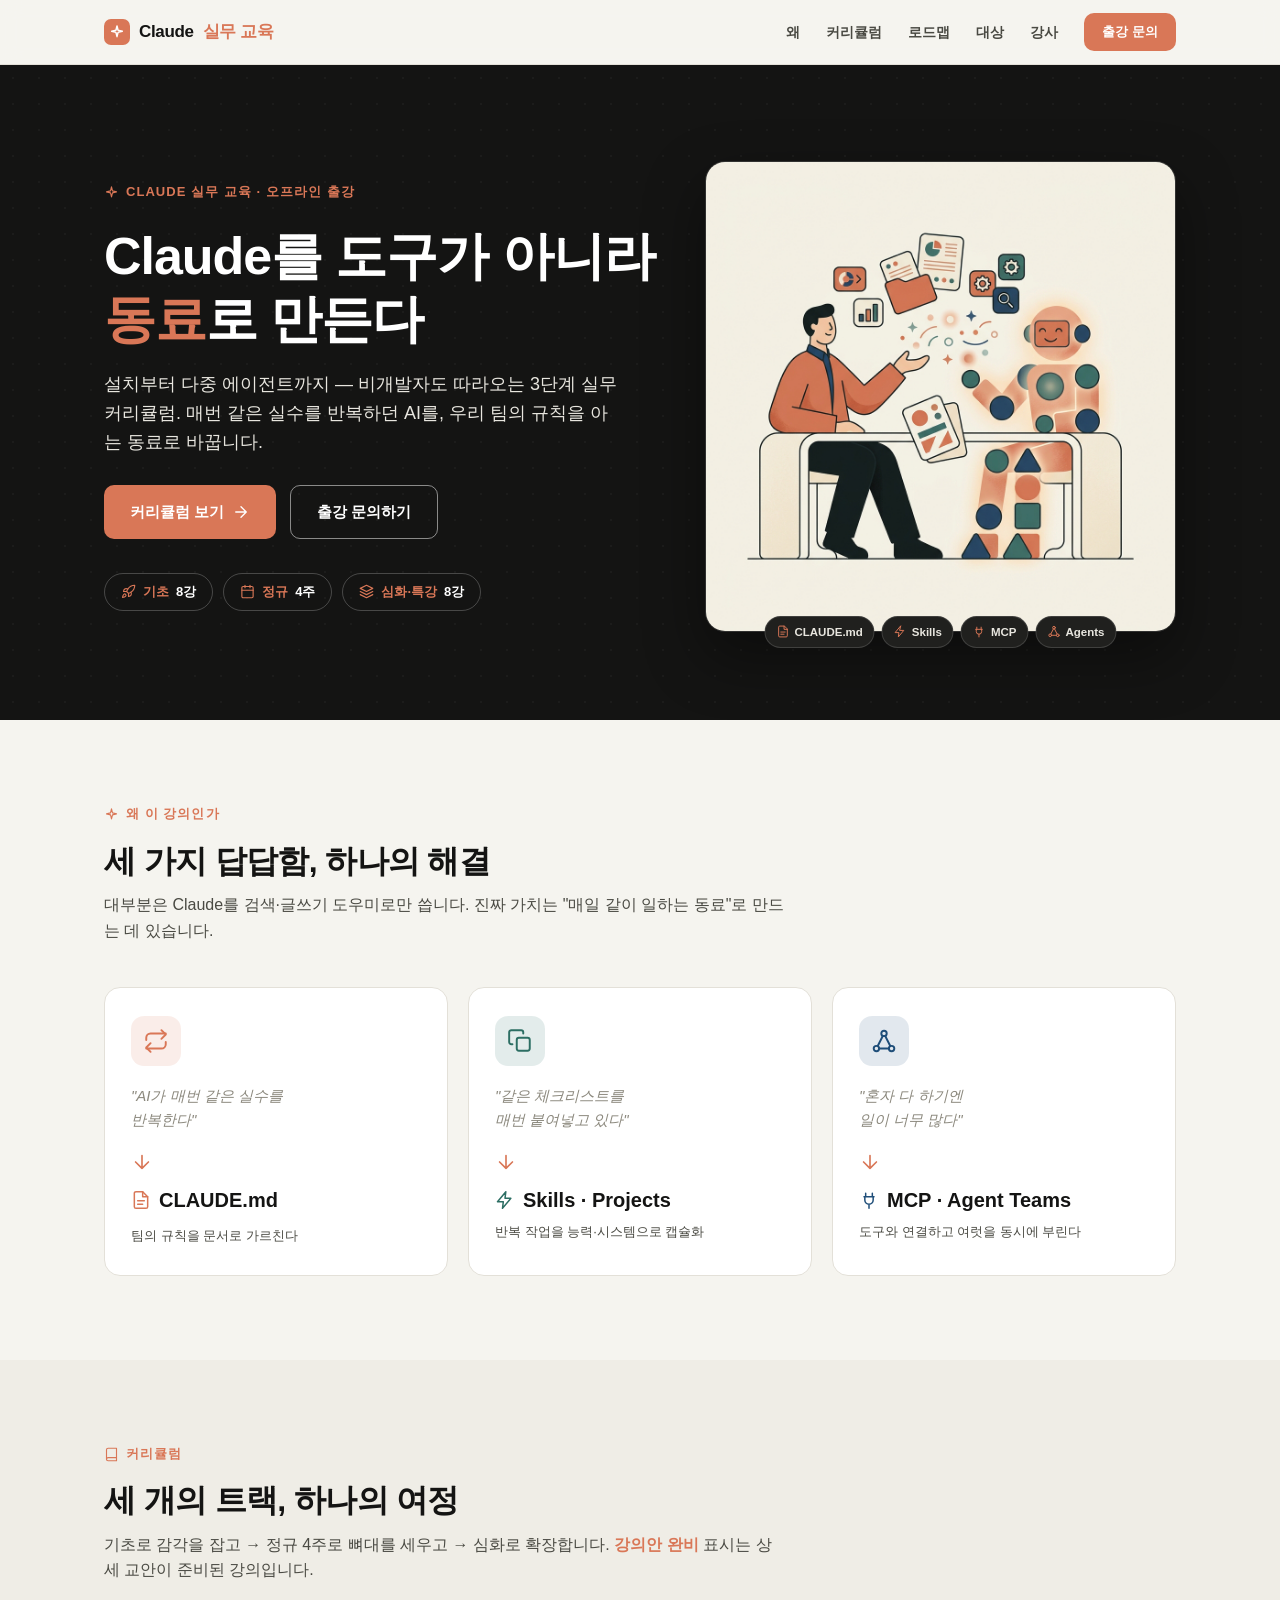
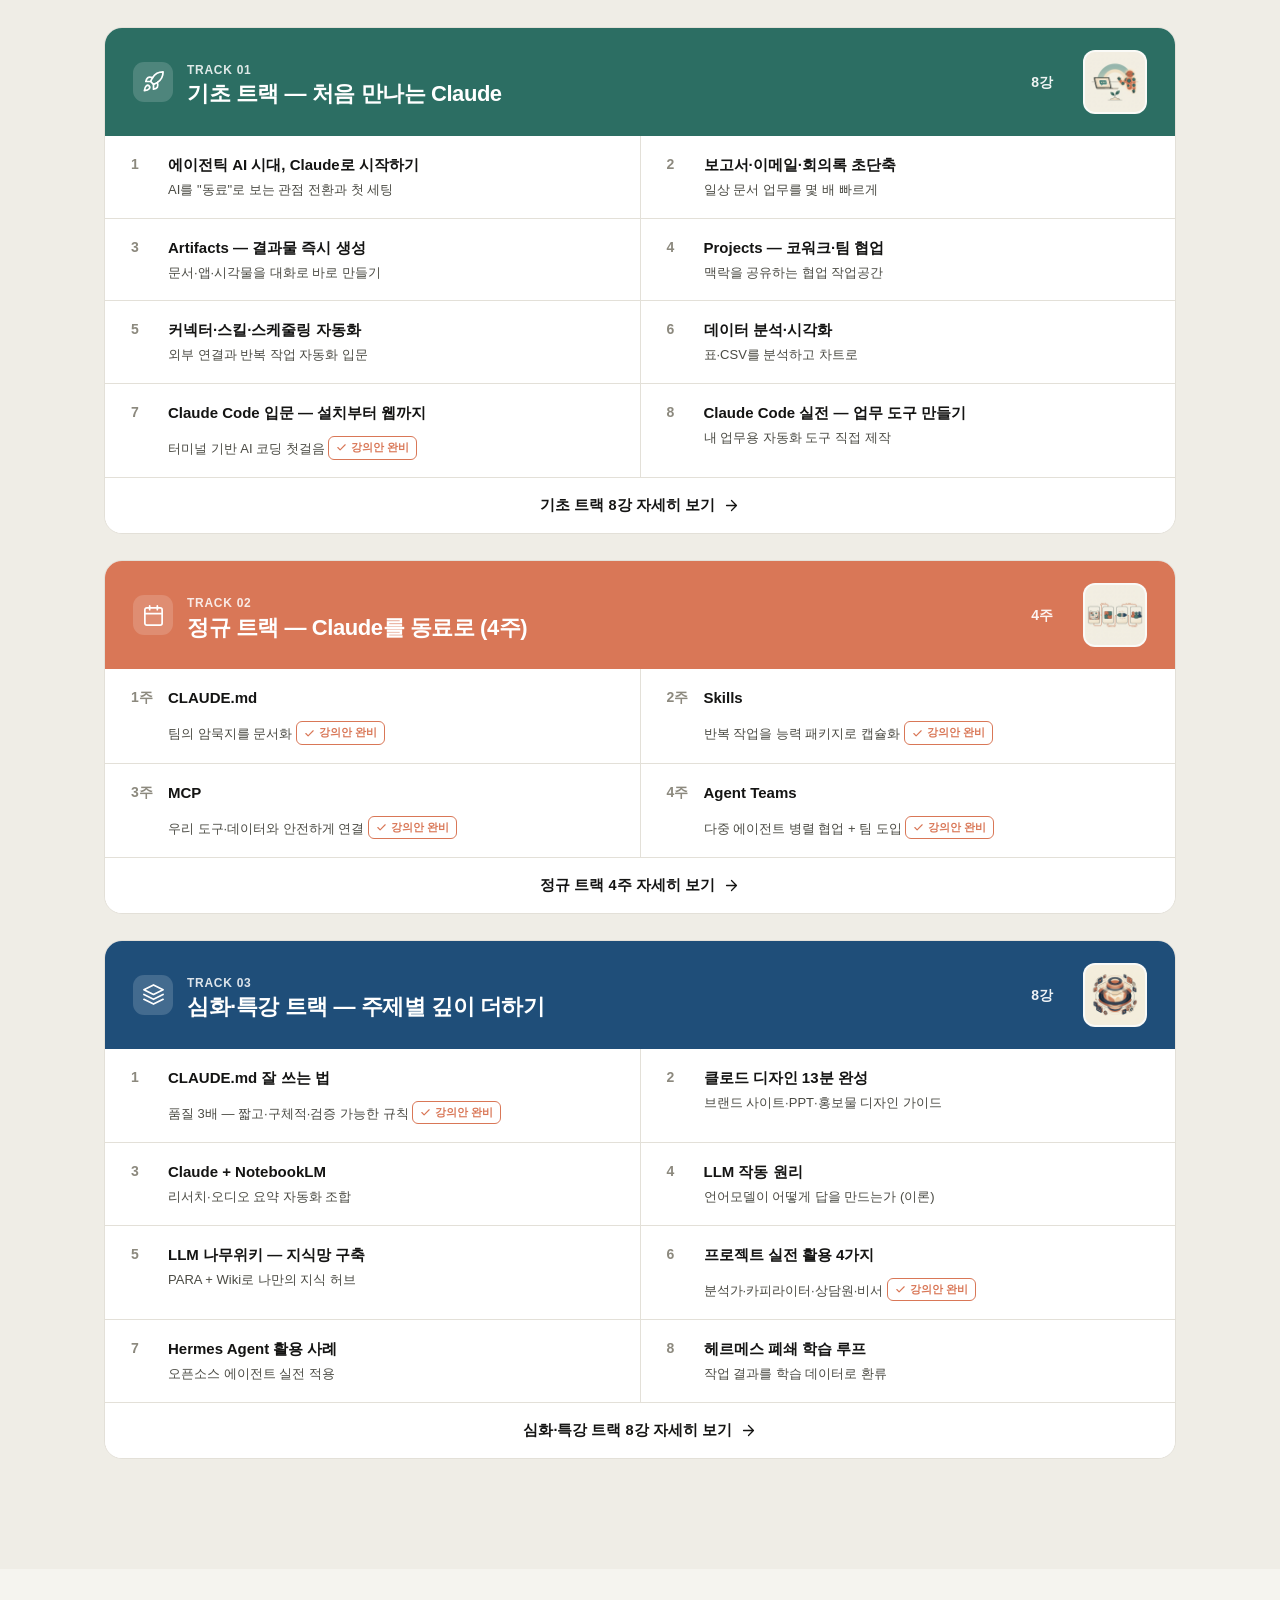
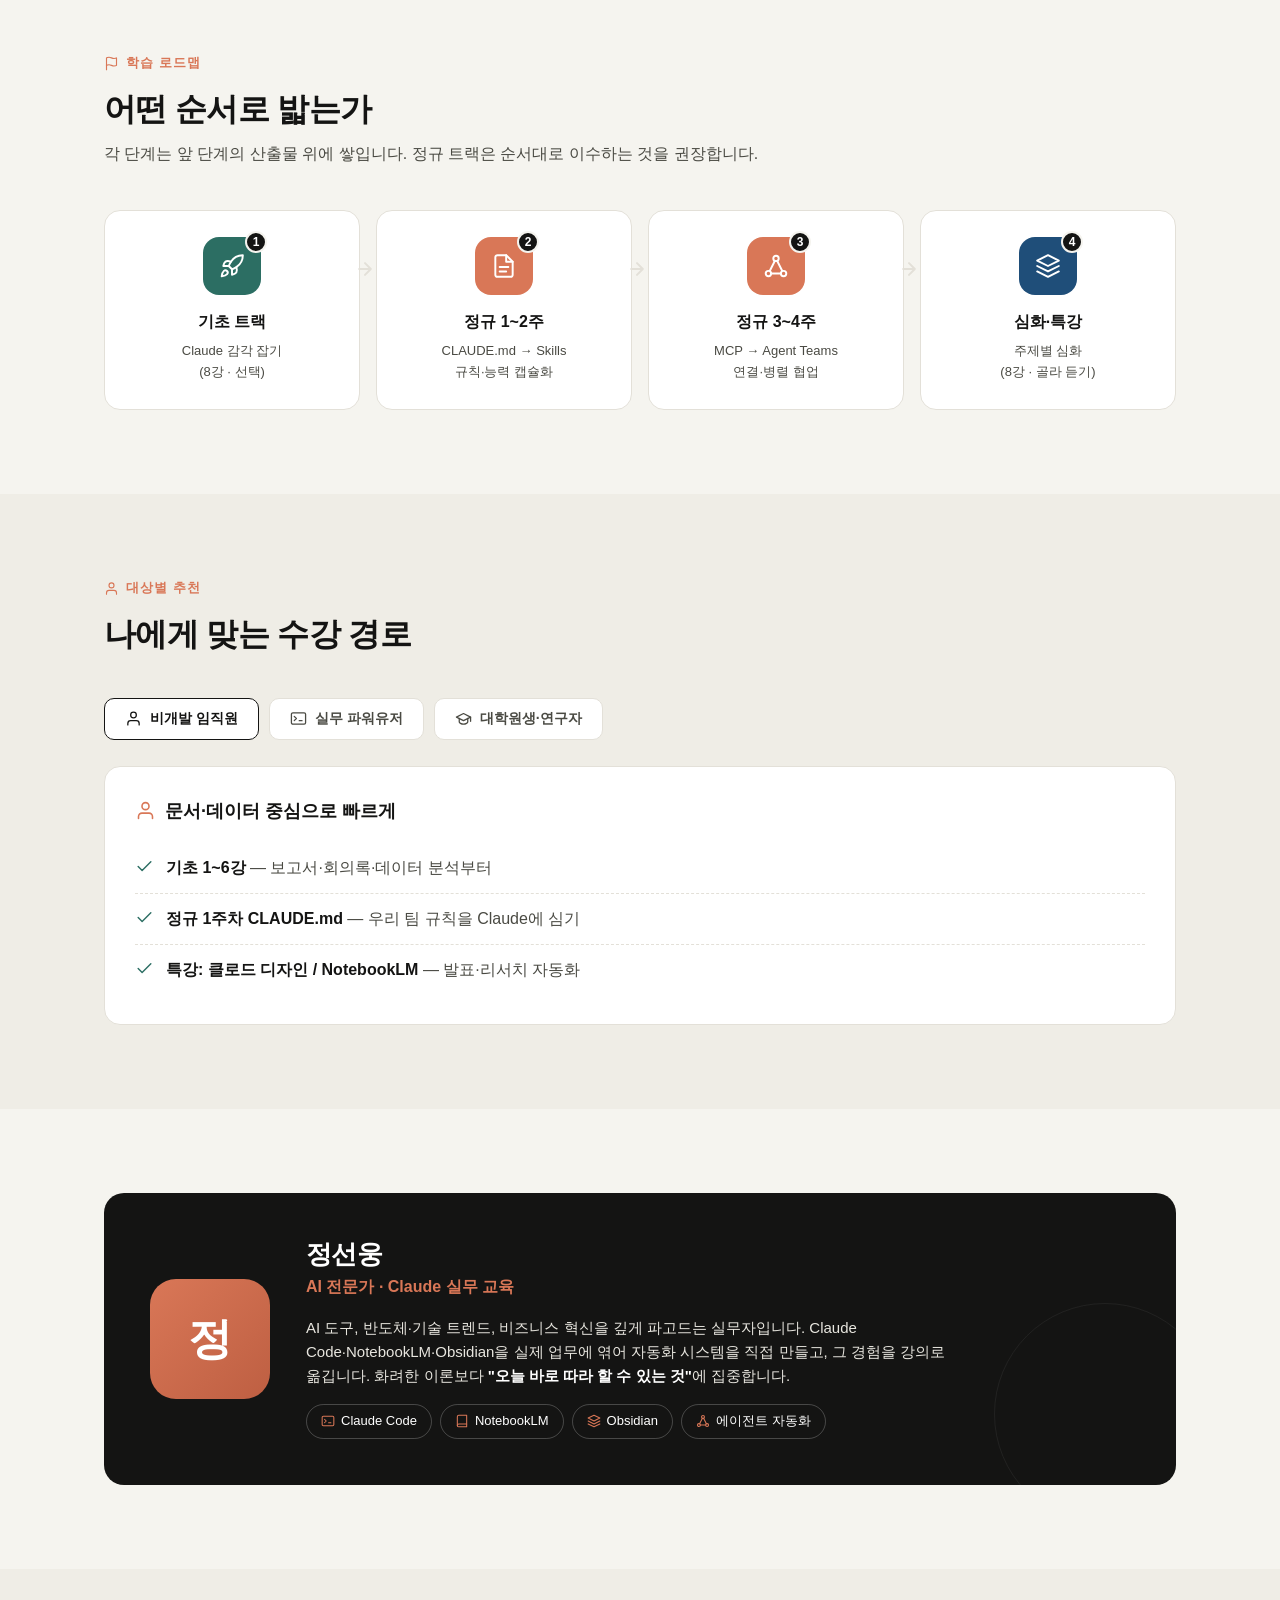
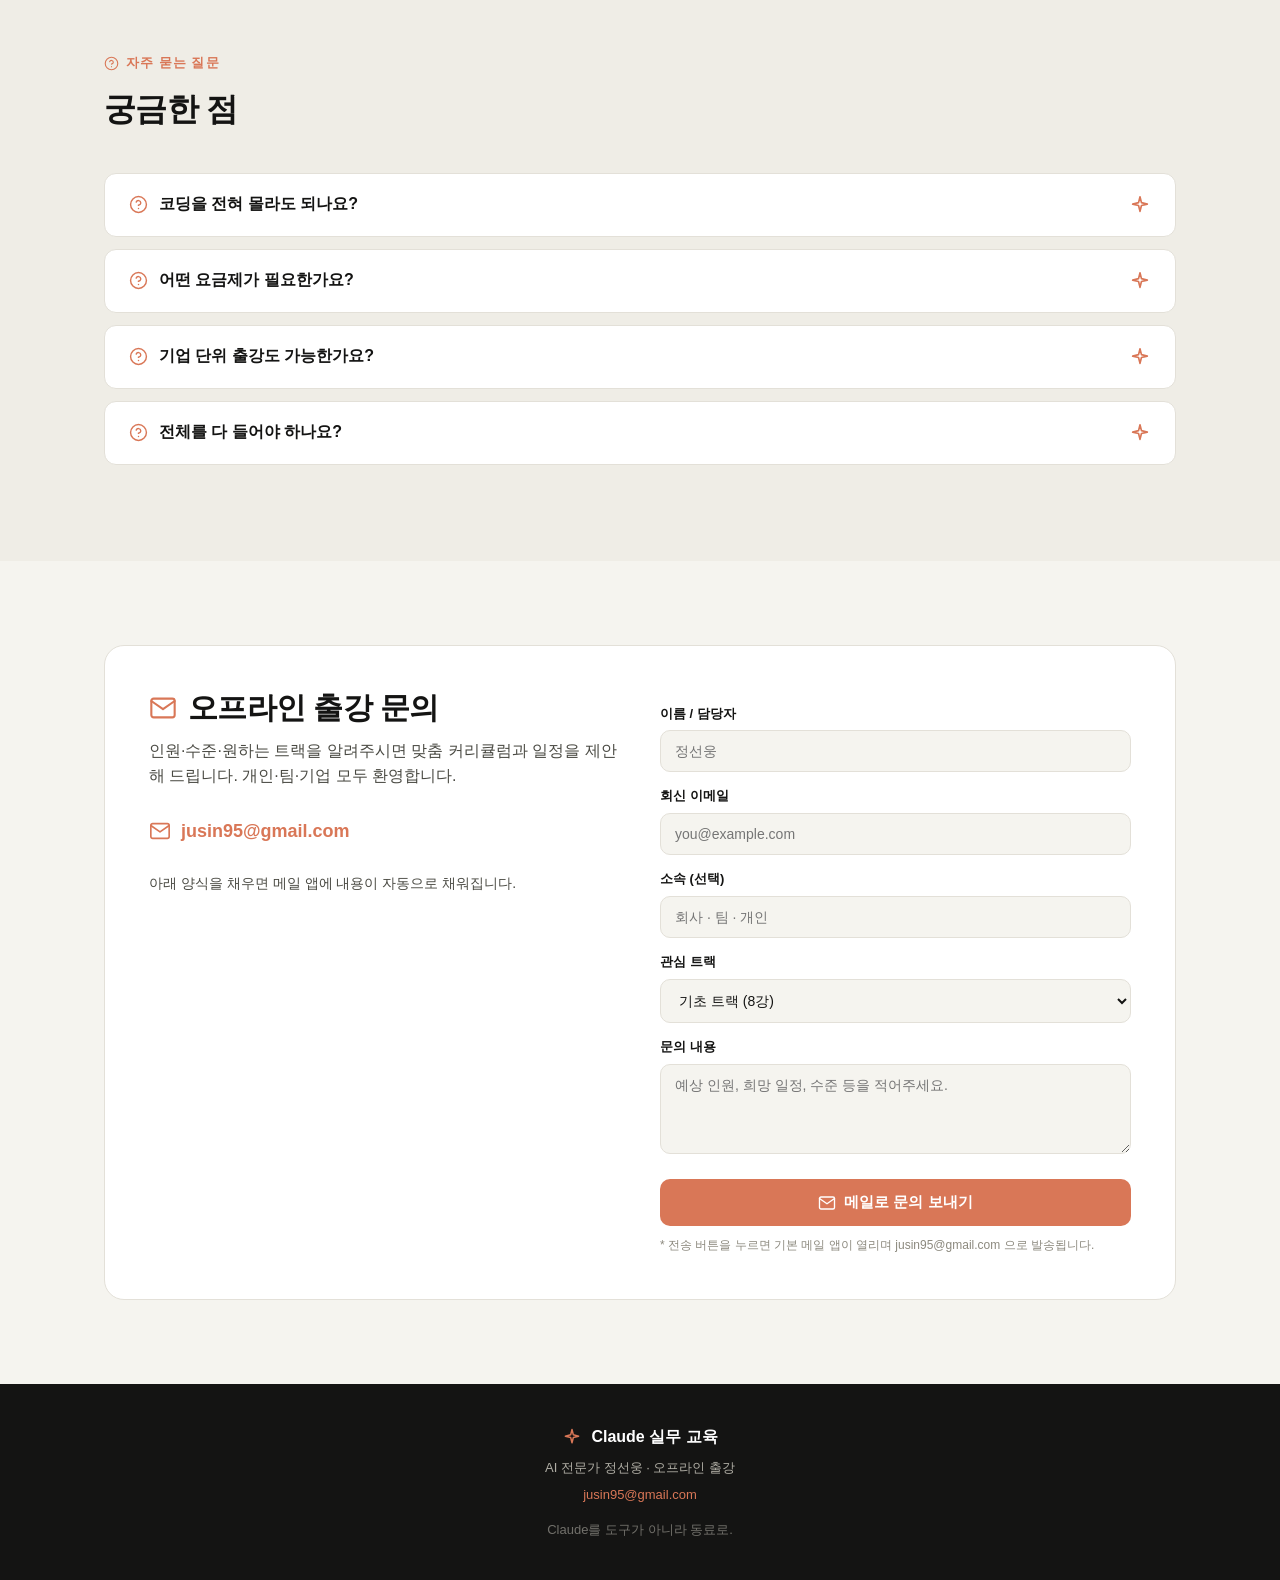
<file: index.html>
<!DOCTYPE html>
<html lang="ko">
<head>
<meta charset="UTF-8">
<meta name="viewport" content="width=device-width, initial-scale=1.0">
<title>Claude 실무 교육 — Claude를 동료로</title>
<meta name="description" content="AI 전문가 정선웅의 Claude 실무 교육. 설치부터 다중 에이전트까지, 비개발자도 따라오는 3단계 커리큘럼. 오프라인 출강 문의.">
<link rel="icon" type="image/png" href="_images/logo.png">
<meta property="og:type" content="website">
<meta property="og:title" content="Claude 실무 교육 — Claude를 동료로">
<meta property="og:description" content="설치부터 다중 에이전트까지, 비개발자도 따라오는 3단계 커리큘럼. AI 전문가 정선웅 · 오프라인 출강.">
<meta property="og:url" content="https://aiedu-three.vercel.app/">
<meta property="og:image" content="https://aiedu-three.vercel.app/_images/og.png">
<meta name="twitter:card" content="summary_large_image">
<meta name="twitter:image" content="https://aiedu-three.vercel.app/_images/og.png">
<style>
:root{
  --accent:#D97757; --accent-d:#BE5F42;
  --ink:#141413; --sub:#4A4A43; --faint:#8C897E;
  --bg:#F5F4EF; --card:#FFFFFF; --line:#E3E0D8;
  --teal:#2C6E63; --navy:#1F4E79;
  --font:-apple-system,BlinkMacSystemFont,"Segoe UI","Malgun Gothic","맑은 고딕",Roboto,sans-serif;
  --wrap:1120px;
}
*{box-sizing:border-box;margin:0;padding:0}
html{scroll-behavior:smooth}
body{font-family:var(--font);color:var(--ink);background:var(--bg);line-height:1.6;-webkit-font-smoothing:antialiased}
img{max-width:100%}
a{color:inherit;text-decoration:none}
.wrap{max-width:var(--wrap);margin:0 auto;padding:0 24px}
h1,h2,h3{line-height:1.2;letter-spacing:-.02em}
.eyebrow{display:inline-flex;align-items:center;gap:7px;font-size:13px;font-weight:700;letter-spacing:.08em;text-transform:uppercase;color:var(--accent)}
.eyebrow .ic{width:15px;height:15px}
.ic{stroke:currentColor;fill:none;stroke-width:1.8;stroke-linecap:round;stroke-linejoin:round;display:inline-block;vertical-align:middle}
.icon-badge{width:50px;height:50px;border-radius:13px;display:flex;align-items:center;justify-content:center;flex-shrink:0}
.icon-badge .ic{width:26px;height:26px}
.ib-accent{background:rgba(217,119,87,.13);color:var(--accent)}
.ib-teal{background:rgba(44,110,99,.13);color:var(--teal)}
.ib-navy{background:rgba(31,78,121,.13);color:var(--navy)}
.btn{display:inline-flex;align-items:center;gap:8px;padding:14px 26px;border-radius:10px;font-weight:700;font-size:15px;transition:.15s;cursor:pointer;border:none;font-family:inherit}
.btn .ic{width:18px;height:18px}
.btn-primary{background:var(--accent);color:#fff}
.btn-primary:hover{background:var(--accent-d)}
.btn-ghost{background:transparent;color:#fff;border:1.5px solid rgba(255,255,255,.5)}
.btn-ghost:hover{border-color:#fff}
.btn:focus-visible{outline:3px solid var(--accent);outline-offset:2px}
section{padding:84px 0}
.sec-head{max-width:680px;margin-bottom:44px}
.sec-head h2{font-size:32px;margin:12px 0 12px}
.sec-head p{color:var(--sub);font-size:16px}

/* NAV */
header{position:sticky;top:0;z-index:50;background:rgba(245,244,239,.88);backdrop-filter:blur(10px);border-bottom:1px solid var(--line)}
nav{display:flex;align-items:center;justify-content:space-between;height:64px}
.brand{display:flex;align-items:center;gap:9px;font-weight:800;font-size:17px;letter-spacing:-.02em}
.brand .logo{width:26px;height:26px;border-radius:7px;background:var(--accent);display:flex;align-items:center;justify-content:center;color:#fff}
.brand .logo .ic{width:16px;height:16px;stroke-width:2.2}
.brand span{color:var(--accent)}
.nav-links{display:flex;gap:26px;align-items:center}
.nav-links a{font-size:14px;font-weight:600;color:var(--sub)}
.nav-links a:hover{color:var(--ink)}
.nav-links .btn{padding:9px 18px;font-size:13px;color:#fff}
.nav-toggle{display:none;background:none;border:none;font-size:24px;cursor:pointer}
@media(max-width:860px){.nav-links{display:none}.nav-toggle{display:block}}

/* HERO */
.hero{background:var(--ink);color:#fff;padding:96px 0 88px;position:relative;overflow:hidden}
.hero::before{content:"";position:absolute;inset:0;background-image:radial-gradient(rgba(255,255,255,.06) 1.2px,transparent 1.2px);background-size:26px 26px;opacity:.6}
.hero .wrap{display:grid;grid-template-columns:1.08fr .92fr;gap:48px;align-items:center;position:relative;z-index:2}
.hero h1{font-size:52px;font-weight:800;margin:18px 0 20px}
.hero h1 .hl{color:var(--accent)}
.hero p.lead{font-size:18px;color:#E8E6DF;max-width:520px;margin-bottom:28px}
.hero .cta{display:flex;gap:14px;flex-wrap:wrap}
.badges{display:flex;gap:10px;margin-top:34px;flex-wrap:wrap}
.badge{display:flex;align-items:center;gap:7px;border:1.5px solid rgba(255,255,255,.22);border-radius:999px;padding:8px 16px;font-size:13px;font-weight:600}
.badge .ic{width:15px;height:15px;color:var(--accent)}
.badge b{color:var(--accent)}
/* hero orbit */
.orbit{position:relative;width:100%;max-width:400px;aspect-ratio:1;margin:0 auto}
.orbit .ring{position:absolute;inset:0;border:1.5px solid rgba(255,255,255,.13);border-radius:50%}
.orbit .ring.r2{inset:52px}
.orbit .core{position:absolute;left:50%;top:50%;transform:translate(-50%,-50%);width:96px;height:96px;border-radius:50%;background:var(--accent);display:flex;align-items:center;justify-content:center;box-shadow:0 0 0 10px rgba(217,119,87,.18)}
.orbit .core .ic{width:44px;height:44px;color:#fff;stroke-width:2}
.sat{position:absolute;left:50%;top:50%;width:60px;height:60px;margin:-30px 0 0 -30px;border-radius:14px;background:#20201E;border:1px solid rgba(255,255,255,.14);display:flex;flex-direction:column;align-items:center;justify-content:center;gap:2px}
.sat .ic{width:22px;height:22px}
.sat small{font-size:8.5px;color:#B9B6AD;font-weight:600}
.sat.s1{transform:translate(0,-165px)}.sat.s1 .ic{color:var(--accent)}
.sat.s2{transform:translate(165px,0)}.sat.s2 .ic{color:var(--teal)}
.sat.s3{transform:translate(0,165px)}.sat.s3 .ic{color:#E8B04B}
.sat.s4{transform:translate(-165px,0)}.sat.s4 .ic{color:var(--navy)}
.hero-art{position:relative;z-index:2}
.hero-art img{width:100%;border-radius:20px;border:1px solid rgba(255,255,255,.12);box-shadow:0 24px 60px rgba(0,0,0,.4);display:block}
.art-tags{position:absolute;left:50%;bottom:-16px;transform:translateX(-50%);display:flex;gap:7px;flex-wrap:wrap;justify-content:center;width:100%}
.art-tags span{display:inline-flex;align-items:center;gap:5px;background:#20201E;border:1px solid rgba(255,255,255,.14);color:#E8E6DF;font-size:11.5px;font-weight:600;padding:6px 11px;border-radius:999px}
.art-tags span .ic{width:13px;height:13px;color:var(--accent)}
@media(max-width:860px){.hero .wrap{grid-template-columns:1fr}.hero h1{font-size:38px}.hero-art{max-width:440px;margin:8px auto 20px}}

/* WHY */
.why-grid{display:grid;grid-template-columns:repeat(3,1fr);gap:20px}
.why-card{background:var(--card);border:1px solid var(--line);border-radius:16px;padding:28px 26px}
.why-card .q{font-size:15px;color:var(--faint);font-style:italic;margin:18px 0 16px;min-height:44px}
.why-card .arrow{color:var(--accent)}.why-card .arrow .ic{width:22px;height:22px}
.why-card .a{font-weight:800;font-size:20px;margin-top:10px;display:flex;align-items:center;gap:8px}
.why-card .a .ic{width:20px;height:20px;color:var(--accent)}
.why-card .a small{display:block;font-size:13px;font-weight:500;color:var(--sub);margin-top:6px}
@media(max-width:860px){.why-grid{grid-template-columns:1fr}.why-card .q{min-height:0}}

/* CURRICULUM */
.track{margin-bottom:26px;background:var(--card);border:1px solid var(--line);border-radius:18px;overflow:hidden}
.track-head{display:flex;align-items:center;gap:14px;padding:22px 28px;color:#fff}
.track-head .th-ic{width:40px;height:40px;border-radius:11px;background:rgba(255,255,255,.16);display:flex;align-items:center;justify-content:center}
.track-head .th-ic .ic{width:23px;height:23px;color:#fff}
.track-head .tnum{font-size:12px;font-weight:700;opacity:.85;letter-spacing:.06em}
.track-head h3{font-size:22px}
.track-head .cnt{margin-left:auto;font-size:14px;font-weight:700;opacity:.92}
.track-head .th-thumb{width:64px;height:64px;border-radius:12px;object-fit:cover;border:2px solid rgba(255,255,255,.55);margin-left:16px;flex-shrink:0;background:#F5F4EF}
.t-teal{background:var(--teal)} .t-accent{background:var(--accent)} .t-navy{background:var(--navy)}
@media(max-width:600px){.track-head .th-thumb{display:none}}
.lessons{display:grid;grid-template-columns:repeat(2,1fr);gap:1px;background:var(--line)}
.lesson{background:var(--card);padding:17px 26px;display:flex;gap:13px;align-items:flex-start}
.lesson .ln{font-weight:800;color:var(--faint);font-size:14px;min-width:24px}
.lesson .lt{font-weight:700;font-size:15px}
.lesson .ld{font-size:13px;color:var(--sub);margin-top:3px}
.rdy{display:inline-flex;align-items:center;gap:4px;margin-top:8px;font-size:11px;font-weight:700;color:var(--accent);border:1px solid var(--accent);border-radius:6px;padding:2px 7px}
.rdy .ic{width:11px;height:11px;stroke-width:2.5}
@media(max-width:720px){.lessons{grid-template-columns:1fr}}
.track-more{display:flex;align-items:center;justify-content:center;gap:8px;padding:16px;background:var(--card);border-top:1px solid var(--line);font-weight:700;font-size:14.5px;color:var(--ink);transition:.15s}
.track-more:hover{background:#FAF9F5;color:var(--accent)}
.track-more .ic{width:17px;height:17px}

/* ROADMAP */
.road{display:grid;grid-template-columns:repeat(4,1fr);gap:16px}
.step{background:var(--card);border:1px solid var(--line);border-radius:16px;padding:26px 20px;text-align:center;position:relative}
.step .circ{width:58px;height:58px;border-radius:16px;color:#fff;display:flex;align-items:center;justify-content:center;margin:0 auto 14px;position:relative}
.step .circ .ic{width:26px;height:26px}
.step .circ .sn{position:absolute;right:-6px;top:-6px;width:22px;height:22px;border-radius:50%;background:var(--ink);color:#fff;font-size:12px;font-weight:800;display:flex;align-items:center;justify-content:center;border:2px solid var(--bg)}
.step h4{font-size:16px;margin-bottom:6px}
.step p{font-size:13px;color:var(--sub)}
.step .lnk{position:absolute;right:-16px;top:44px;color:var(--line);z-index:2}
.step .lnk .ic{width:20px;height:20px;stroke-width:2.4}
@media(max-width:860px){.road{grid-template-columns:1fr 1fr}.step .lnk{display:none}}

/* AUDIENCE */
.tabs{display:flex;gap:10px;margin-bottom:26px;flex-wrap:wrap}
.tab{display:inline-flex;align-items:center;gap:8px;padding:11px 20px;border-radius:10px;border:1.5px solid var(--line);background:var(--card);font-weight:700;font-size:14px;cursor:pointer;color:var(--sub);font-family:inherit}
.tab .ic{width:17px;height:17px}
.tab.active{border-color:var(--ink);color:var(--ink)}
.tab:focus-visible{outline:3px solid var(--accent);outline-offset:2px}
.pane{display:none;background:var(--card);border:1px solid var(--line);border-radius:16px;padding:30px}
.pane.active{display:block}
.pane h4{font-size:18px;margin-bottom:18px;display:flex;align-items:center;gap:9px}
.pane h4 .ic{width:21px;height:21px;color:var(--accent)}
.pane .pi{display:flex;gap:12px;padding:12px 0;border-bottom:1px dashed var(--line)}
.pane .pi:last-child{border-bottom:none}
.pane .pi .ic{width:19px;height:19px;color:var(--teal);flex-shrink:0;margin-top:2px}
.pane .pi b{color:var(--ink)} .pane .pi span{color:var(--sub)}

/* INSTRUCTOR */
.inst{background:var(--ink);color:#fff;border-radius:20px;padding:46px;display:grid;grid-template-columns:auto 1fr;gap:36px;align-items:center;position:relative;overflow:hidden}
.inst::after{content:"";position:absolute;right:-40px;bottom:-40px;width:220px;height:220px;border-radius:50%;border:1.5px solid rgba(255,255,255,.06)}
.inst .ava{width:120px;height:120px;border-radius:26px;background:linear-gradient(135deg,var(--accent),var(--accent-d));display:flex;align-items:center;justify-content:center;font-size:44px;font-weight:800;position:relative;z-index:2}
.inst h3{font-size:26px}
.inst .role{color:var(--accent);font-weight:700;margin:4px 0 16px}
.inst p{color:#E8E6DF;font-size:15px;margin-bottom:16px;max-width:640px}
.chips{display:flex;gap:8px;flex-wrap:wrap}
.chip{display:inline-flex;align-items:center;gap:6px;border:1px solid rgba(255,255,255,.22);border-radius:999px;padding:6px 14px;font-size:13px}
.chip .ic{width:14px;height:14px;color:var(--accent)}
@media(max-width:720px){.inst{grid-template-columns:1fr;text-align:center;padding:34px 26px}.inst .ava{margin:0 auto}.chips{justify-content:center}}

/* FAQ */
.faq-item{background:var(--card);border:1px solid var(--line);border-radius:12px;margin-bottom:12px;overflow:hidden}
.faq-q{width:100%;text-align:left;background:none;border:none;font-family:inherit;color:var(--ink);padding:20px 24px;font-weight:700;font-size:16px;cursor:pointer;display:flex;justify-content:space-between;align-items:center;gap:14px}
.faq-q .ql{display:flex;align-items:center;gap:11px}
.faq-q .ql .ic{width:19px;height:19px;color:var(--accent);flex-shrink:0}
.faq-q .ic-plus{color:var(--accent);width:22px;height:22px;transition:.2s;flex-shrink:0}
.faq-a{padding:0 24px;max-height:0;overflow:hidden;transition:max-height .25s ease;color:var(--sub)}
.faq-item.open .faq-a{max-height:220px;padding:0 24px 20px 59px}
.faq-item.open .ic-plus{transform:rotate(45deg)}

/* APPLY */
.apply{background:var(--card);border:1px solid var(--line);border-radius:20px;padding:44px;display:grid;grid-template-columns:1fr 1fr;gap:40px}
.apply h2{font-size:30px;margin-bottom:12px;display:flex;align-items:center;gap:11px}
.apply h2 .ic{width:28px;height:28px;color:var(--accent)}
.apply p{color:var(--sub);margin-bottom:20px}
.apply .mailbig{display:inline-flex;align-items:center;gap:10px;font-weight:800;font-size:18px;color:var(--accent);margin-top:8px}
.apply .mailbig .ic{width:22px;height:22px}
.form label{display:block;font-size:13px;font-weight:700;margin:14px 0 6px}
.form input,.form select,.form textarea{width:100%;padding:12px 14px;border:1.5px solid var(--line);border-radius:10px;font-family:inherit;font-size:14px;background:var(--bg);color:var(--ink)}
.form input:focus,.form select:focus,.form textarea:focus{outline:none;border-color:var(--accent)}
.form textarea{resize:vertical;min-height:90px}
.form .btn{margin-top:18px;width:100%;justify-content:center}
.form small{display:block;margin-top:10px;color:var(--faint);font-size:12px}
@media(max-width:720px){.apply{grid-template-columns:1fr;padding:30px 24px}}

/* FOOTER */
footer.ft{background:var(--ink);color:#B0AEA5;padding:40px 0;text-align:center;font-size:13px}
footer.ft .fbrand{display:inline-flex;align-items:center;gap:9px;color:#fff;font-weight:800;font-size:16px;margin-bottom:8px}
footer.ft .fbrand .ic{width:20px;height:20px;color:var(--accent)}
footer.ft a{color:var(--accent)}

.reveal{opacity:0;transform:translateY(14px);transition:opacity .5s ease,transform .5s ease}
.reveal.in{opacity:1;transform:none}
@media(prefers-reduced-motion:reduce){.reveal{opacity:1;transform:none;transition:none}html{scroll-behavior:auto}}
</style>
</head>
<body>

<!-- ICON SPRITE -->
<svg width="0" height="0" style="position:absolute" aria-hidden="true">
  <symbol id="i-repeat" viewBox="0 0 24 24"><path d="M17 2l4 4-4 4"/><path d="M3 11V9a4 4 0 0 1 4-4h14"/><path d="M7 22l-4-4 4-4"/><path d="M21 13v2a4 4 0 0 1-4 4H3"/></symbol>
  <symbol id="i-copy" viewBox="0 0 24 24"><rect x="9" y="9" width="12" height="12" rx="2"/><path d="M5 15H4a2 2 0 0 1-2-2V4a2 2 0 0 1 2-2h9a2 2 0 0 1 2 2v1"/></symbol>
  <symbol id="i-network" viewBox="0 0 24 24"><circle cx="12" cy="5" r="2.5"/><circle cx="5" cy="19" r="2.5"/><circle cx="19" cy="19" r="2.5"/><path d="M11 7.2 6.2 16.6M13 7.2l4.8 9.4M7.4 19h9.2"/></symbol>
  <symbol id="i-file" viewBox="0 0 24 24"><path d="M14 2H6a2 2 0 0 0-2 2v16a2 2 0 0 0 2 2h12a2 2 0 0 0 2-2V8z"/><path d="M14 2v6h6"/><path d="M8 13h8M8 17h6"/></symbol>
  <symbol id="i-zap" viewBox="0 0 24 24"><path d="M13 2 3 14h7l-1 8 10-12h-7z"/></symbol>
  <symbol id="i-plug" viewBox="0 0 24 24"><path d="M6 8h12M8 8V4M16 8V4M7 8v4a5 5 0 0 0 10 0V8M12 17v5"/></symbol>
  <symbol id="i-rocket" viewBox="0 0 24 24"><path d="M4.5 16.5c-1.5 1.26-2 5-2 5s3.74-.5 5-2c.71-.84.7-2.13-.09-2.91a2.18 2.18 0 0 0-2.91-.09z"/><path d="M12 15l-3-3a22 22 0 0 1 2-3.95A12.88 12.88 0 0 1 22 2c0 2.72-.78 7.5-6 11a22.35 22.35 0 0 1-4 2z"/><path d="M9 12H4s.55-3.03 2-4c1.62-1.08 5 0 5 0"/><path d="M12 15v5s3.03-.55 4-2c1.08-1.62 0-5 0-5"/></symbol>
  <symbol id="i-calendar" viewBox="0 0 24 24"><rect x="3" y="4" width="18" height="18" rx="2"/><path d="M8 2v4M16 2v4M3 10h18"/></symbol>
  <symbol id="i-layers" viewBox="0 0 24 24"><path d="M12 2 2 7l10 5 10-5z"/><path d="M2 17l10 5 10-5"/><path d="M2 12l10 5 10-5"/></symbol>
  <symbol id="i-user" viewBox="0 0 24 24"><path d="M20 21v-2a4 4 0 0 0-4-4H8a4 4 0 0 0-4 4v2"/><circle cx="12" cy="7" r="4"/></symbol>
  <symbol id="i-terminal" viewBox="0 0 24 24"><rect x="2" y="4" width="20" height="16" rx="2"/><path d="M6 9l3 3-3 3M13 15h4"/></symbol>
  <symbol id="i-cap" viewBox="0 0 24 24"><path d="M22 10 12 5 2 10l10 5 10-5z"/><path d="M6 12v5c0 1 2.7 3 6 3s6-2 6-3v-5"/><path d="M22 10v6"/></symbol>
  <symbol id="i-help" viewBox="0 0 24 24"><circle cx="12" cy="12" r="10"/><path d="M9.1 9a3 3 0 0 1 5.8 1c0 2-3 3-3 3"/><path d="M12 17h.01"/></symbol>
  <symbol id="i-mail" viewBox="0 0 24 24"><rect x="2" y="4" width="20" height="16" rx="2"/><path d="m22 6-10 7L2 6"/></symbol>
  <symbol id="i-check" viewBox="0 0 24 24"><path d="M20 6 9 17l-5-5"/></symbol>
  <symbol id="i-arrow" viewBox="0 0 24 24"><path d="M5 12h14M12 5l7 7-7 7"/></symbol>
  <symbol id="i-down" viewBox="0 0 24 24"><path d="M12 5v14M5 12l7 7 7-7"/></symbol>
  <symbol id="i-spark" viewBox="0 0 24 24"><path d="M12 3l1.6 6.4L20 11l-6.4 1.6L12 19l-1.6-6.4L4 11l6.4-1.6z"/></symbol>
  <symbol id="i-book" viewBox="0 0 24 24"><path d="M4 19.5A2.5 2.5 0 0 1 6.5 17H20"/><path d="M6.5 2H20v20H6.5A2.5 2.5 0 0 1 4 19.5v-15A2.5 2.5 0 0 1 6.5 2z"/></symbol>
  <symbol id="i-flag" viewBox="0 0 24 24"><path d="M4 15s1-1 4-1 5 2 8 2 4-1 4-1V3s-1 1-4 1-5-2-8-2-4 1-4 1z"/><path d="M4 22v-7"/></symbol>
</svg>

<header>
  <div class="wrap">
    <nav>
      <div class="brand"><span class="logo"><svg class="ic"><use href="#i-spark"/></svg></span>Claude <span>실무 교육</span></div>
      <div class="nav-links" id="navlinks">
        <a href="#why">왜</a>
        <a href="#curriculum">커리큘럼</a>
        <a href="#roadmap">로드맵</a>
        <a href="#audience">대상</a>
        <a href="#instructor">강사</a>
        <a href="#apply" class="btn btn-primary">출강 문의</a>
      </div>
      <button class="nav-toggle" aria-label="메뉴" onclick="document.getElementById('navlinks').style.display=(getComputedStyle(document.getElementById('navlinks')).display==='none'?'flex':'none')">☰</button>
    </nav>
  </div>
</header>

<!-- HERO -->
<section class="hero">
  <div class="wrap">
    <div>
      <div class="eyebrow"><svg class="ic"><use href="#i-spark"/></svg> CLAUDE 실무 교육 · 오프라인 출강</div>
      <h1>Claude를 도구가 아니라<br><span class="hl">동료</span>로 만든다</h1>
      <p class="lead">설치부터 다중 에이전트까지 — 비개발자도 따라오는 3단계 실무 커리큘럼. 매번 같은 실수를 반복하던 AI를, 우리 팀의 규칙을 아는 동료로 바꿉니다.</p>
      <div class="cta">
        <a href="#curriculum" class="btn btn-primary">커리큘럼 보기 <svg class="ic"><use href="#i-arrow"/></svg></a>
        <a href="#apply" class="btn btn-ghost">출강 문의하기</a>
      </div>
      <div class="badges">
        <div class="badge"><svg class="ic"><use href="#i-rocket"/></svg> <b>기초</b> 8강</div>
        <div class="badge"><svg class="ic"><use href="#i-calendar"/></svg> <b>정규</b> 4주</div>
        <div class="badge"><svg class="ic"><use href="#i-layers"/></svg> <b>심화·특강</b> 8강</div>
      </div>
    </div>
    <div class="hero-art">
      <img src="_images/hero.png" alt="사람과 AI가 문서와 아이디어를 주고받으며 동료처럼 협업하는 일러스트">
      <div class="art-tags">
        <span><svg class="ic"><use href="#i-file"/></svg>CLAUDE.md</span>
        <span><svg class="ic"><use href="#i-zap"/></svg>Skills</span>
        <span><svg class="ic"><use href="#i-plug"/></svg>MCP</span>
        <span><svg class="ic"><use href="#i-network"/></svg>Agents</span>
      </div>
    </div>
  </div>
</section>

<!-- WHY -->
<section id="why">
  <div class="wrap">
    <div class="sec-head">
      <div class="eyebrow"><svg class="ic"><use href="#i-spark"/></svg> 왜 이 강의인가</div>
      <h2>세 가지 답답함, 하나의 해결</h2>
      <p>대부분은 Claude를 검색·글쓰기 도우미로만 씁니다. 진짜 가치는 "매일 같이 일하는 동료"로 만드는 데 있습니다.</p>
    </div>
    <div class="why-grid">
      <div class="why-card reveal">
        <div class="icon-badge ib-accent"><svg class="ic"><use href="#i-repeat"/></svg></div>
        <div class="q">"AI가 매번 같은 실수를<br>반복한다"</div>
        <div class="arrow"><svg class="ic"><use href="#i-down"/></svg></div>
        <div class="a"><svg class="ic"><use href="#i-file"/></svg>CLAUDE.md</div>
        <small class="a" style="font-weight:500;color:var(--sub);font-size:13px;display:block">팀의 규칙을 문서로 가르친다</small>
      </div>
      <div class="why-card reveal">
        <div class="icon-badge ib-teal"><svg class="ic"><use href="#i-copy"/></svg></div>
        <div class="q">"같은 체크리스트를<br>매번 붙여넣고 있다"</div>
        <div class="arrow"><svg class="ic"><use href="#i-down"/></svg></div>
        <div class="a" style="gap:8px"><svg class="ic" style="color:var(--teal)"><use href="#i-zap"/></svg>Skills · Projects</div>
        <small style="color:var(--sub);font-size:13px;display:block;margin-top:6px">반복 작업을 능력·시스템으로 캡슐화</small>
      </div>
      <div class="why-card reveal">
        <div class="icon-badge ib-navy"><svg class="ic"><use href="#i-network"/></svg></div>
        <div class="q">"혼자 다 하기엔<br>일이 너무 많다"</div>
        <div class="arrow"><svg class="ic"><use href="#i-down"/></svg></div>
        <div class="a" style="gap:8px"><svg class="ic" style="color:var(--navy)"><use href="#i-plug"/></svg>MCP · Agent Teams</div>
        <small style="color:var(--sub);font-size:13px;display:block;margin-top:6px">도구와 연결하고 여럿을 동시에 부린다</small>
      </div>
    </div>
  </div>
</section>

<!-- CURRICULUM -->
<section id="curriculum" style="background:#EFEDE6">
  <div class="wrap">
    <div class="sec-head">
      <div class="eyebrow"><svg class="ic"><use href="#i-book"/></svg> 커리큘럼</div>
      <h2>세 개의 트랙, 하나의 여정</h2>
      <p>기초로 감각을 잡고 → 정규 4주로 뼈대를 세우고 → 심화로 확장합니다. <b style="color:var(--accent)">강의안 완비</b> 표시는 상세 교안이 준비된 강의입니다.</p>
    </div>

    <div class="track reveal">
      <div class="track-head t-teal">
        <span class="th-ic"><svg class="ic"><use href="#i-rocket"/></svg></span>
        <div><span class="tnum">TRACK 01</span><h3>기초 트랙 — 처음 만나는 Claude</h3></div>
        <span class="cnt">8강</span>
        <img class="th-thumb" src="_images/track-basic.png" alt="">
      </div>
      <div class="lessons">
        <div class="lesson"><span class="ln">1</span><div><div class="lt">에이전틱 AI 시대, Claude로 시작하기</div><div class="ld">AI를 "동료"로 보는 관점 전환과 첫 세팅</div></div></div>
        <div class="lesson"><span class="ln">2</span><div><div class="lt">보고서·이메일·회의록 초단축</div><div class="ld">일상 문서 업무를 몇 배 빠르게</div></div></div>
        <div class="lesson"><span class="ln">3</span><div><div class="lt">Artifacts — 결과물 즉시 생성</div><div class="ld">문서·앱·시각물을 대화로 바로 만들기</div></div></div>
        <div class="lesson"><span class="ln">4</span><div><div class="lt">Projects — 코워크·팀 협업</div><div class="ld">맥락을 공유하는 협업 작업공간</div></div></div>
        <div class="lesson"><span class="ln">5</span><div><div class="lt">커넥터·스킬·스케줄링 자동화</div><div class="ld">외부 연결과 반복 작업 자동화 입문</div></div></div>
        <div class="lesson"><span class="ln">6</span><div><div class="lt">데이터 분석·시각화</div><div class="ld">표·CSV를 분석하고 차트로</div></div></div>
        <div class="lesson"><span class="ln">7</span><div><div class="lt">Claude Code 입문 — 설치부터 웹까지</div><div class="ld">터미널 기반 AI 코딩 첫걸음 <span class="rdy"><svg class="ic"><use href="#i-check"/></svg>강의안 완비</span></div></div></div>
        <div class="lesson"><span class="ln">8</span><div><div class="lt">Claude Code 실전 — 업무 도구 만들기</div><div class="ld">내 업무용 자동화 도구 직접 제작</div></div></div>
      </div>
      <a class="track-more" href="track-basic.html">기초 트랙 8강 자세히 보기 <svg class="ic"><use href="#i-arrow"/></svg></a>
    </div>

    <div class="track reveal">
      <div class="track-head t-accent">
        <span class="th-ic"><svg class="ic"><use href="#i-calendar"/></svg></span>
        <div><span class="tnum">TRACK 02</span><h3>정규 트랙 — Claude를 동료로 (4주)</h3></div>
        <span class="cnt">4주</span>
        <img class="th-thumb" src="_images/track-core.png" alt="">
      </div>
      <div class="lessons">
        <div class="lesson"><span class="ln">1주</span><div><div class="lt">CLAUDE.md</div><div class="ld">팀의 암묵지를 문서화 <span class="rdy"><svg class="ic"><use href="#i-check"/></svg>강의안 완비</span></div></div></div>
        <div class="lesson"><span class="ln">2주</span><div><div class="lt">Skills</div><div class="ld">반복 작업을 능력 패키지로 캡슐화 <span class="rdy"><svg class="ic"><use href="#i-check"/></svg>강의안 완비</span></div></div></div>
        <div class="lesson"><span class="ln">3주</span><div><div class="lt">MCP</div><div class="ld">우리 도구·데이터와 안전하게 연결 <span class="rdy"><svg class="ic"><use href="#i-check"/></svg>강의안 완비</span></div></div></div>
        <div class="lesson"><span class="ln">4주</span><div><div class="lt">Agent Teams</div><div class="ld">다중 에이전트 병렬 협업 + 팀 도입 <span class="rdy"><svg class="ic"><use href="#i-check"/></svg>강의안 완비</span></div></div></div>
      </div>
      <a class="track-more" href="track-core.html">정규 트랙 4주 자세히 보기 <svg class="ic"><use href="#i-arrow"/></svg></a>
    </div>

    <div class="track reveal">
      <div class="track-head t-navy">
        <span class="th-ic"><svg class="ic"><use href="#i-layers"/></svg></span>
        <div><span class="tnum">TRACK 03</span><h3>심화·특강 트랙 — 주제별 깊이 더하기</h3></div>
        <span class="cnt">8강</span>
        <img class="th-thumb" src="_images/track-adv.png" alt="">
      </div>
      <div class="lessons">
        <div class="lesson"><span class="ln">1</span><div><div class="lt">CLAUDE.md 잘 쓰는 법</div><div class="ld">품질 3배 — 짧고·구체적·검증 가능한 규칙 <span class="rdy"><svg class="ic"><use href="#i-check"/></svg>강의안 완비</span></div></div></div>
        <div class="lesson"><span class="ln">2</span><div><div class="lt">클로드 디자인 13분 완성</div><div class="ld">브랜드 사이트·PPT·홍보물 디자인 가이드</div></div></div>
        <div class="lesson"><span class="ln">3</span><div><div class="lt">Claude + NotebookLM</div><div class="ld">리서치·오디오 요약 자동화 조합</div></div></div>
        <div class="lesson"><span class="ln">4</span><div><div class="lt">LLM 작동 원리</div><div class="ld">언어모델이 어떻게 답을 만드는가 (이론)</div></div></div>
        <div class="lesson"><span class="ln">5</span><div><div class="lt">LLM 나무위키 — 지식망 구축</div><div class="ld">PARA + Wiki로 나만의 지식 허브</div></div></div>
        <div class="lesson"><span class="ln">6</span><div><div class="lt">프로젝트 실전 활용 4가지</div><div class="ld">분석가·카피라이터·상담원·비서 <span class="rdy"><svg class="ic"><use href="#i-check"/></svg>강의안 완비</span></div></div></div>
        <div class="lesson"><span class="ln">7</span><div><div class="lt">Hermes Agent 활용 사례</div><div class="ld">오픈소스 에이전트 실전 적용</div></div></div>
        <div class="lesson"><span class="ln">8</span><div><div class="lt">헤르메스 폐쇄 학습 루프</div><div class="ld">작업 결과를 학습 데이터로 환류</div></div></div>
      </div>
      <a class="track-more" href="track-advanced.html">심화·특강 트랙 8강 자세히 보기 <svg class="ic"><use href="#i-arrow"/></svg></a>
    </div>
  </div>
</section>

<!-- ROADMAP -->
<section id="roadmap">
  <div class="wrap">
    <div class="sec-head">
      <div class="eyebrow"><svg class="ic"><use href="#i-flag"/></svg> 학습 로드맵</div>
      <h2>어떤 순서로 밟는가</h2>
      <p>각 단계는 앞 단계의 산출물 위에 쌓입니다. 정규 트랙은 순서대로 이수하는 것을 권장합니다.</p>
    </div>
    <div class="road">
      <div class="step reveal"><div class="circ" style="background:var(--teal)"><svg class="ic"><use href="#i-rocket"/></svg><span class="sn">1</span></div><h4>기초 트랙</h4><p>Claude 감각 잡기<br>(8강 · 선택)</p><span class="lnk"><svg class="ic"><use href="#i-arrow"/></svg></span></div>
      <div class="step reveal"><div class="circ" style="background:var(--accent)"><svg class="ic"><use href="#i-file"/></svg><span class="sn">2</span></div><h4>정규 1~2주</h4><p>CLAUDE.md → Skills<br>규칙·능력 캡슐화</p><span class="lnk"><svg class="ic"><use href="#i-arrow"/></svg></span></div>
      <div class="step reveal"><div class="circ" style="background:var(--accent)"><svg class="ic"><use href="#i-network"/></svg><span class="sn">3</span></div><h4>정규 3~4주</h4><p>MCP → Agent Teams<br>연결·병렬 협업</p><span class="lnk"><svg class="ic"><use href="#i-arrow"/></svg></span></div>
      <div class="step reveal"><div class="circ" style="background:var(--navy)"><svg class="ic"><use href="#i-layers"/></svg><span class="sn">4</span></div><h4>심화·특강</h4><p>주제별 심화<br>(8강 · 골라 듣기)</p></div>
    </div>
  </div>
</section>

<!-- AUDIENCE -->
<section id="audience" style="background:#EFEDE6">
  <div class="wrap">
    <div class="sec-head">
      <div class="eyebrow"><svg class="ic"><use href="#i-user"/></svg> 대상별 추천</div>
      <h2>나에게 맞는 수강 경로</h2>
    </div>
    <div class="tabs">
      <button class="tab active" onclick="showPane(0,this)"><svg class="ic"><use href="#i-user"/></svg>비개발 임직원</button>
      <button class="tab" onclick="showPane(1,this)"><svg class="ic"><use href="#i-terminal"/></svg>실무 파워유저</button>
      <button class="tab" onclick="showPane(2,this)"><svg class="ic"><use href="#i-cap"/></svg>대학원생·연구자</button>
    </div>
    <div class="pane active">
      <h4><svg class="ic"><use href="#i-user"/></svg>문서·데이터 중심으로 빠르게</h4>
      <div class="pi"><svg class="ic"><use href="#i-check"/></svg><span><b>기초 1~6강</b> — 보고서·회의록·데이터 분석부터</span></div>
      <div class="pi"><svg class="ic"><use href="#i-check"/></svg><span><b>정규 1주차 CLAUDE.md</b> — 우리 팀 규칙을 Claude에 심기</span></div>
      <div class="pi"><svg class="ic"><use href="#i-check"/></svg><span><b>특강: 클로드 디자인 / NotebookLM</b> — 발표·리서치 자동화</span></div>
    </div>
    <div class="pane">
      <h4><svg class="ic"><use href="#i-terminal"/></svg>내 손으로 도구를 만든다</h4>
      <div class="pi"><svg class="ic"><use href="#i-check"/></svg><span><b>기초 7~8강</b> — Claude Code 입문·실전</span></div>
      <div class="pi"><svg class="ic"><use href="#i-check"/></svg><span><b>정규 4주 전체</b> — CLAUDE.md·Skills·MCP·Agent Teams</span></div>
      <div class="pi"><svg class="ic"><use href="#i-check"/></svg><span><b>특강: CLAUDE.md 잘 쓰는 법 / 프로젝트 실전활용</b></span></div>
    </div>
    <div class="pane">
      <h4><svg class="ic"><use href="#i-cap"/></svg>지식 관리와 이론까지</h4>
      <div class="pi"><svg class="ic"><use href="#i-check"/></svg><span><b>정규 4주 전체</b> — 에이전트 협업의 뼈대</span></div>
      <div class="pi"><svg class="ic"><use href="#i-check"/></svg><span><b>특강: LLM 작동원리 / LLM 나무위키</b> — 원리와 지식망</span></div>
      <div class="pi"><svg class="ic"><use href="#i-check"/></svg><span><b>특강: 헤르메스 폐쇄 학습 루프</b> — 자가 개선 시스템</span></div>
    </div>
  </div>
</section>

<!-- INSTRUCTOR -->
<section id="instructor">
  <div class="wrap">
    <div class="inst reveal">
      <div class="ava">정</div>
      <div>
        <h3>정선웅</h3>
        <div class="role">AI 전문가 · Claude 실무 교육</div>
        <p>AI 도구, 반도체·기술 트렌드, 비즈니스 혁신을 깊게 파고드는 실무자입니다. Claude Code·NotebookLM·Obsidian을 실제 업무에 엮어 자동화 시스템을 직접 만들고, 그 경험을 강의로 옮깁니다. 화려한 이론보다 <b style="color:#fff">"오늘 바로 따라 할 수 있는 것"</b>에 집중합니다.</p>
        <div class="chips">
          <span class="chip"><svg class="ic"><use href="#i-terminal"/></svg>Claude Code</span>
          <span class="chip"><svg class="ic"><use href="#i-book"/></svg>NotebookLM</span>
          <span class="chip"><svg class="ic"><use href="#i-layers"/></svg>Obsidian</span>
          <span class="chip"><svg class="ic"><use href="#i-network"/></svg>에이전트 자동화</span>
        </div>
      </div>
    </div>
  </div>
</section>

<!-- FAQ -->
<section id="faq" style="background:#EFEDE6">
  <div class="wrap">
    <div class="sec-head">
      <div class="eyebrow"><svg class="ic"><use href="#i-help"/></svg> 자주 묻는 질문</div>
      <h2>궁금한 점</h2>
    </div>
    <div class="faq-item"><button class="faq-q" onclick="this.parentNode.classList.toggle('open')"><span class="ql"><svg class="ic"><use href="#i-help"/></svg>코딩을 전혀 몰라도 되나요?</span> <svg class="ic ic-plus"><use href="#i-spark"/></svg></button><div class="faq-a">네. 기초 트랙과 정규 1~2주차는 비개발자를 기준으로 설계했습니다. Claude Code를 다루는 후반부도 "검정 화면 두려움"을 없애는 데서 시작합니다.</div></div>
    <div class="faq-item"><button class="faq-q" onclick="this.parentNode.classList.toggle('open')"><span class="ql"><svg class="ic"><use href="#i-help"/></svg>어떤 요금제가 필요한가요?</span> <svg class="ic ic-plus"><use href="#i-spark"/></svg></button><div class="faq-a">Claude Code 실습이 포함된 회차는 프로 플랜 이상이 필요합니다. 무료 플랜은 채팅만 가능합니다. 사전 안내에서 자세히 드립니다.</div></div>
    <div class="faq-item"><button class="faq-q" onclick="this.parentNode.classList.toggle('open')"><span class="ql"><svg class="ic"><use href="#i-help"/></svg>기업 단위 출강도 가능한가요?</span> <svg class="ic ic-plus"><use href="#i-spark"/></svg></button><div class="faq-a">가능합니다. 오프라인 출강을 기본으로 하며, 조직 상황에 맞춰 트랙을 조합해 커리큘럼을 구성합니다. 이메일로 문의해 주세요.</div></div>
    <div class="faq-item"><button class="faq-q" onclick="this.parentNode.classList.toggle('open')"><span class="ql"><svg class="ic"><use href="#i-help"/></svg>전체를 다 들어야 하나요?</span> <svg class="ic ic-plus"><use href="#i-spark"/></svg></button><div class="faq-a">아니요. 대상별 추천 경로처럼 필요한 트랙만 골라 들을 수 있습니다. 정규 트랙만 순서대로 이수하는 것을 권장합니다.</div></div>
  </div>
</section>

<!-- APPLY -->
<section id="apply">
  <div class="wrap">
    <div class="apply">
      <div>
        <h2><svg class="ic"><use href="#i-mail"/></svg>오프라인 출강 문의</h2>
        <p>인원·수준·원하는 트랙을 알려주시면 맞춤 커리큘럼과 일정을 제안해 드립니다. 개인·팀·기업 모두 환영합니다.</p>
        <a class="mailbig" href="mailto:jusin95@gmail.com?subject=Claude%20실무%20교육%20출강%20문의"><svg class="ic"><use href="#i-mail"/></svg>jusin95@gmail.com</a>
        <p style="margin-top:22px;font-size:14px">아래 양식을 채우면 메일 앱에 내용이 자동으로 채워집니다.</p>
      </div>
      <form class="form" onsubmit="return sendMail(event)">
        <label>이름 / 담당자</label>
        <input id="f_name" required placeholder="정선웅">
        <label>회신 이메일</label>
        <input id="f_email" type="email" required placeholder="you@example.com">
        <label>소속 (선택)</label>
        <input id="f_org" placeholder="회사 · 팀 · 개인">
        <label>관심 트랙</label>
        <select id="f_track">
          <option>기초 트랙 (8강)</option>
          <option>정규 트랙 (4주)</option>
          <option>심화·특강 트랙 (8강)</option>
          <option>전체 / 맞춤 구성</option>
        </select>
        <label>문의 내용</label>
        <textarea id="f_msg" placeholder="예상 인원, 희망 일정, 수준 등을 적어주세요."></textarea>
        <button class="btn btn-primary" type="submit"><svg class="ic"><use href="#i-mail"/></svg>메일로 문의 보내기</button>
        <small>* 전송 버튼을 누르면 기본 메일 앱이 열리며 jusin95@gmail.com 으로 발송됩니다.</small>
      </form>
    </div>
  </div>
</section>

<footer class="ft">
  <div class="wrap">
    <p class="fbrand"><svg class="ic"><use href="#i-spark"/></svg>Claude 실무 교육</p>
    <p>AI 전문가 정선웅 · 오프라인 출강</p>
    <p style="margin-top:6px"><a href="mailto:jusin95@gmail.com">jusin95@gmail.com</a></p>
    <p style="margin-top:14px;opacity:.6">Claude를 도구가 아니라 동료로.</p>
  </div>
</footer>

<script>
function showPane(i,btn){
  document.querySelectorAll('.tab').forEach(t=>t.classList.remove('active'));
  document.querySelectorAll('#audience .pane').forEach(p=>p.classList.remove('active'));
  btn.classList.add('active');
  document.querySelectorAll('#audience .pane')[i].classList.add('active');
}
function sendMail(e){
  e.preventDefault();
  var g=id=>document.getElementById(id).value;
  var body="이름/담당자: "+g('f_name')+"\n회신 이메일: "+g('f_email')+"\n소속: "+g('f_org')+"\n관심 트랙: "+g('f_track')+"\n\n문의 내용:\n"+g('f_msg');
  window.location.href="mailto:jusin95@gmail.com?subject="+encodeURIComponent("[Claude 실무 교육] 출강 문의 - "+g('f_name'))+"&body="+encodeURIComponent(body);
  return false;
}
(function(){
  if(matchMedia('(prefers-reduced-motion: reduce)').matches)return;
  var io=new IntersectionObserver(function(es){es.forEach(function(en){if(en.isIntersecting){en.target.classList.add('in');io.unobserve(en.target)}})},{threshold:.12});
  document.querySelectorAll('.reveal').forEach(function(el){io.observe(el)});
})();
</script>
</body>
</html>
</file>
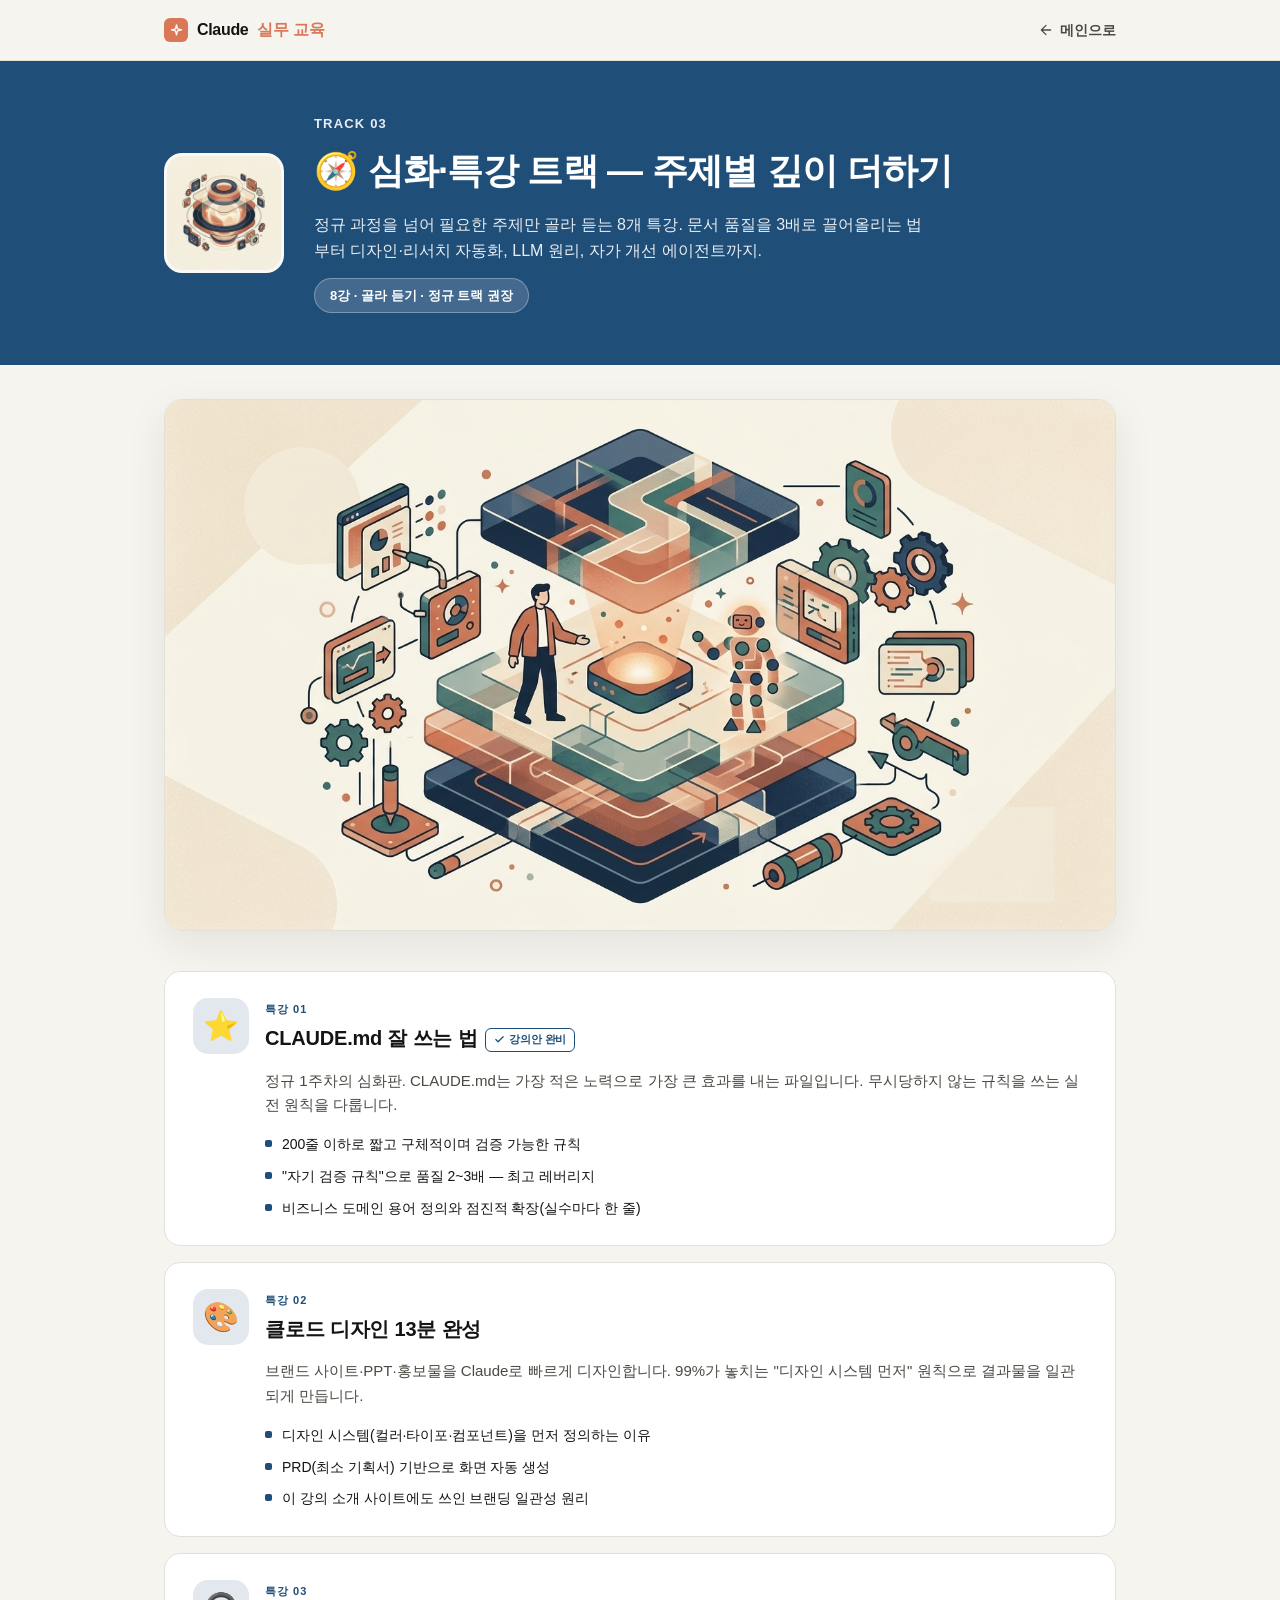
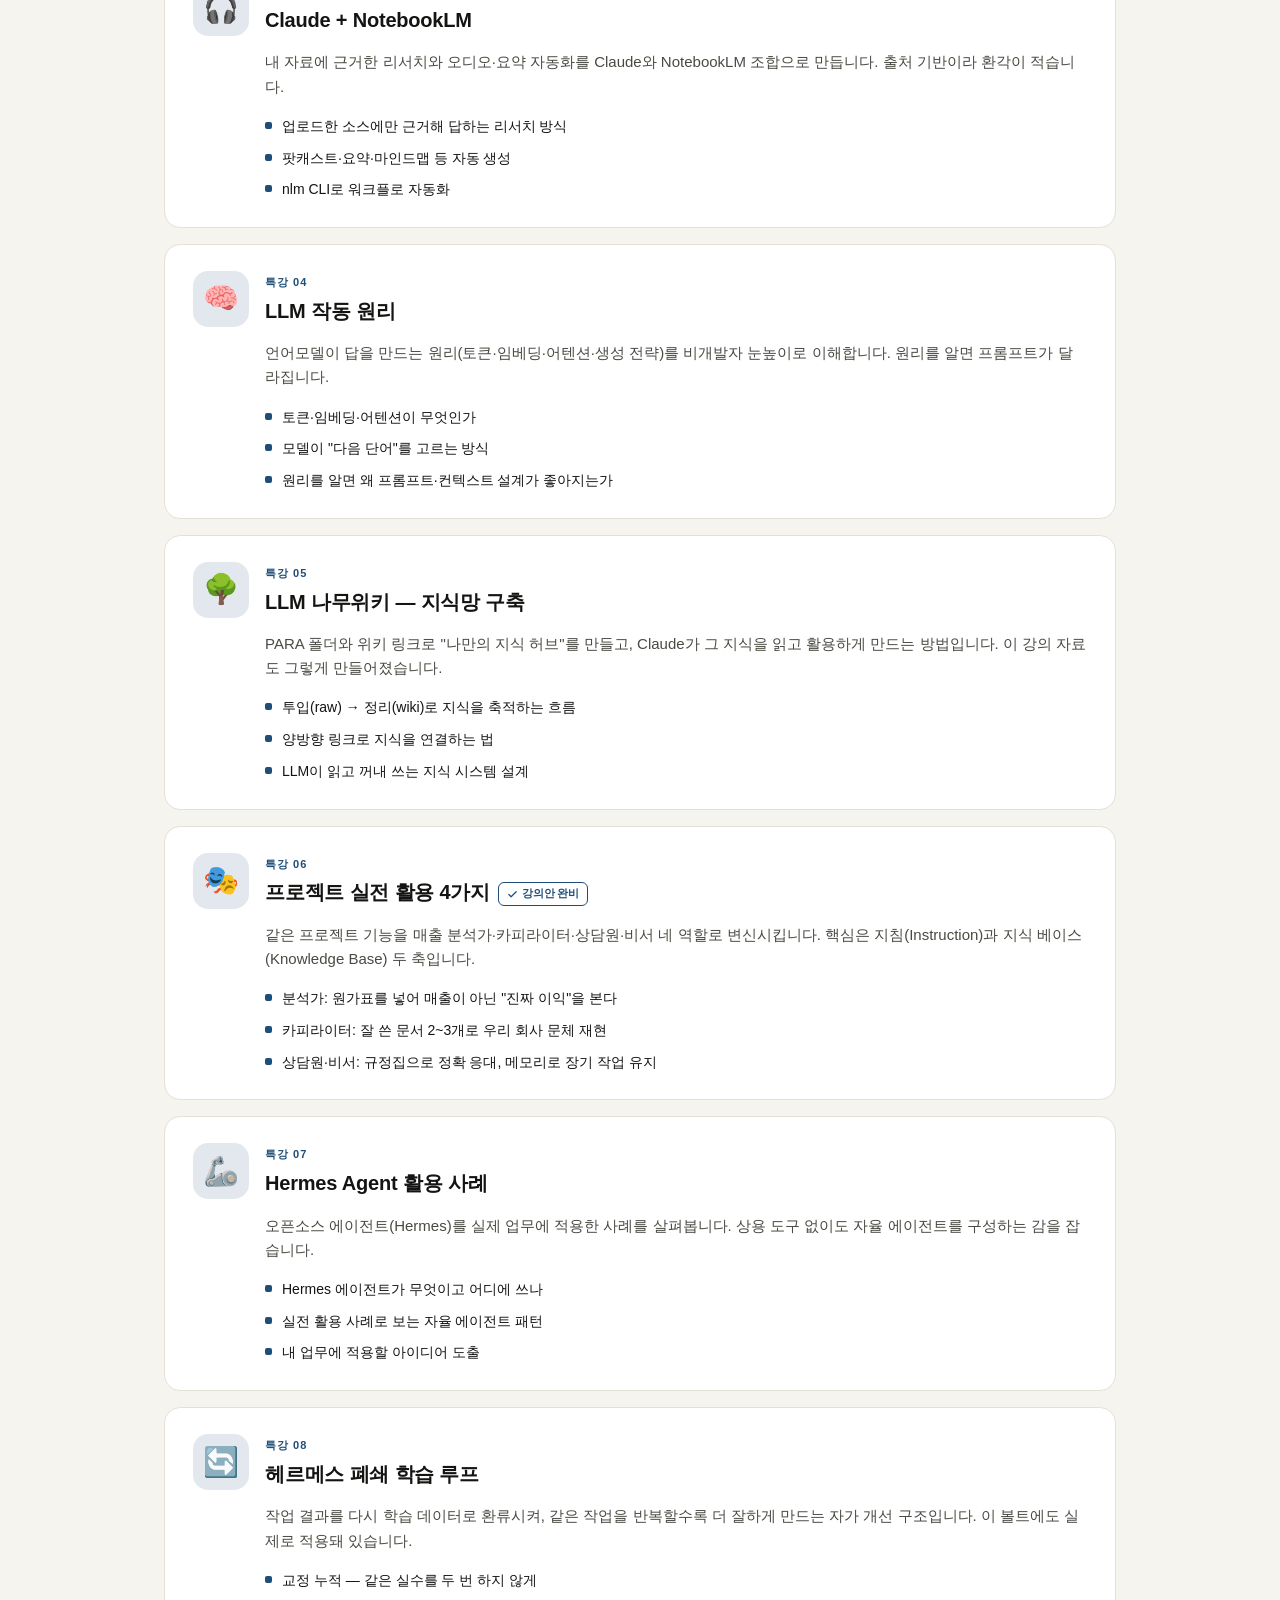
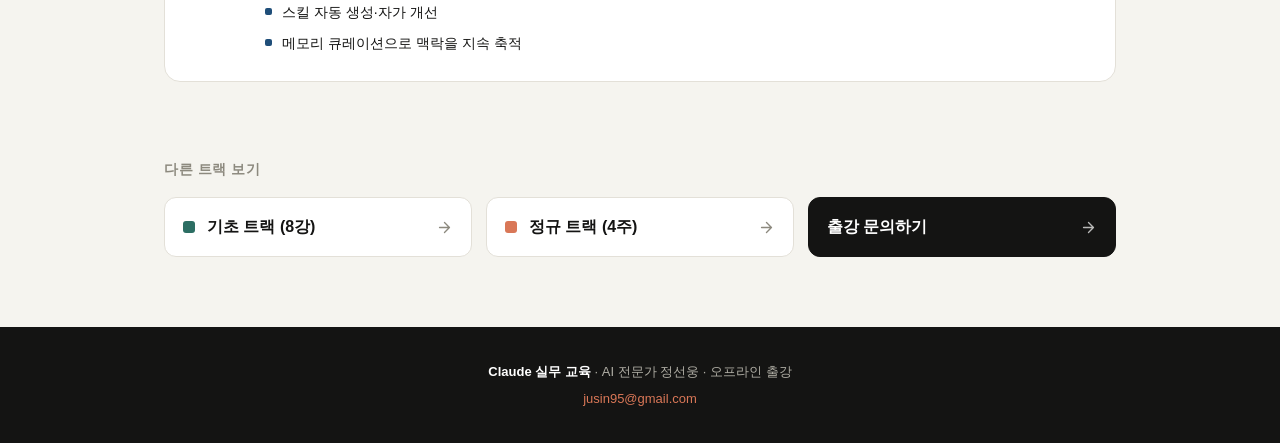
<file: track-advanced.html>
<!DOCTYPE html>
<html lang="ko">
<head>
<meta charset="UTF-8">
<meta name="viewport" content="width=device-width, initial-scale=1.0">
<title>심화·특강 트랙 — Claude 실무 교육</title>
<meta name="description" content="심화·특강 트랙 8강 상세 — 주제별 깊이 더하기. 각 특강이 무엇을 다루는지 설명합니다.">
<link rel="icon" type="image/png" href="_images/logo.png">
<link rel="stylesheet" href="detail.css">
</head>
<body class="t-navy">
<svg width="0" height="0" style="position:absolute" aria-hidden="true">
  <symbol id="i-spark" viewBox="0 0 24 24"><path d="M12 3l1.6 6.4L20 11l-6.4 1.6L12 19l-1.6-6.4L4 11l6.4-1.6z"/></symbol>
  <symbol id="i-check" viewBox="0 0 24 24"><path d="M20 6 9 17l-5-5"/></symbol>
  <symbol id="i-arrow" viewBox="0 0 24 24"><path d="M5 12h14M12 5l7 7-7 7"/></symbol>
  <symbol id="i-back" viewBox="0 0 24 24"><path d="M19 12H5M12 19l-7-7 7-7"/></symbol>
</svg>

<header><div class="wrap"><nav>
  <a class="brand" href="index.html"><span class="logo"><svg class="ic"><use href="#i-spark"/></svg></span>Claude <span>실무 교육</span></a>
  <a class="back" href="index.html"><svg class="ic"><use href="#i-back"/></svg>메인으로</a>
</nav></div></header>

<section class="thead"><div class="wrap">
  <img class="thumb" src="_images/track-adv.png" alt="">
  <div>
    <div class="tnum">TRACK 03</div>
    <h1>🧭 심화·특강 트랙 — 주제별 깊이 더하기</h1>
    <div class="desc">정규 과정을 넘어 필요한 주제만 골라 듣는 8개 특강. 문서 품질을 3배로 끌어올리는 법부터 디자인·리서치 자동화, LLM 원리, 자가 개선 에이전트까지.</div>
    <span class="cnt">8강 · 골라 듣기 · 정규 트랙 권장</span>
  </div>
</div></section>

<section class="feature"><div class="wrap"><img src="_images/feat-adv.png" alt="레이어와 전문 모듈을 탐험하는 심화 학습 일러스트"></div></section>

<section class="lessons"><div class="wrap">

  <div class="lesson">
    <div class="lh"><span class="ltile">⭐</span><div class="lhx"><span class="lno">특강 01</span><h3>CLAUDE.md 잘 쓰는 법<span class="rdy"><svg class="ic"><use href="#i-check"/></svg>강의안 완비</span></h3></div></div>
    <p class="learn">정규 1주차의 심화판. CLAUDE.md는 가장 적은 노력으로 가장 큰 효과를 내는 파일입니다. 무시당하지 않는 규칙을 쓰는 실전 원칙을 다룹니다.</p>
    <ul class="pts">
      <li>200줄 이하로 짧고 구체적이며 검증 가능한 규칙</li>
      <li>"자기 검증 규칙"으로 품질 2~3배 — 최고 레버리지</li>
      <li>비즈니스 도메인 용어 정의와 점진적 확장(실수마다 한 줄)</li>
    </ul>
  </div>

  <div class="lesson">
    <div class="lh"><span class="ltile">🎨</span><div class="lhx"><span class="lno">특강 02</span><h3>클로드 디자인 13분 완성</h3></div></div>
    <p class="learn">브랜드 사이트·PPT·홍보물을 Claude로 빠르게 디자인합니다. 99%가 놓치는 "디자인 시스템 먼저" 원칙으로 결과물을 일관되게 만듭니다.</p>
    <ul class="pts">
      <li>디자인 시스템(컬러·타이포·컴포넌트)을 먼저 정의하는 이유</li>
      <li>PRD(최소 기획서) 기반으로 화면 자동 생성</li>
      <li>이 강의 소개 사이트에도 쓰인 브랜딩 일관성 원리</li>
    </ul>
  </div>

  <div class="lesson">
    <div class="lh"><span class="ltile">🎧</span><div class="lhx"><span class="lno">특강 03</span><h3>Claude + NotebookLM</h3></div></div>
    <p class="learn">내 자료에 근거한 리서치와 오디오·요약 자동화를 Claude와 NotebookLM 조합으로 만듭니다. 출처 기반이라 환각이 적습니다.</p>
    <ul class="pts">
      <li>업로드한 소스에만 근거해 답하는 리서치 방식</li>
      <li>팟캐스트·요약·마인드맵 등 자동 생성</li>
      <li>nlm CLI로 워크플로 자동화</li>
    </ul>
  </div>

  <div class="lesson">
    <div class="lh"><span class="ltile">🧠</span><div class="lhx"><span class="lno">특강 04</span><h3>LLM 작동 원리</h3></div></div>
    <p class="learn">언어모델이 답을 만드는 원리(토큰·임베딩·어텐션·생성 전략)를 비개발자 눈높이로 이해합니다. 원리를 알면 프롬프트가 달라집니다.</p>
    <ul class="pts">
      <li>토큰·임베딩·어텐션이 무엇인가</li>
      <li>모델이 "다음 단어"를 고르는 방식</li>
      <li>원리를 알면 왜 프롬프트·컨텍스트 설계가 좋아지는가</li>
    </ul>
  </div>

  <div class="lesson">
    <div class="lh"><span class="ltile">🌳</span><div class="lhx"><span class="lno">특강 05</span><h3>LLM 나무위키 — 지식망 구축</h3></div></div>
    <p class="learn">PARA 폴더와 위키 링크로 "나만의 지식 허브"를 만들고, Claude가 그 지식을 읽고 활용하게 만드는 방법입니다. 이 강의 자료도 그렇게 만들어졌습니다.</p>
    <ul class="pts">
      <li>투입(raw) → 정리(wiki)로 지식을 축적하는 흐름</li>
      <li>양방향 링크로 지식을 연결하는 법</li>
      <li>LLM이 읽고 꺼내 쓰는 지식 시스템 설계</li>
    </ul>
  </div>

  <div class="lesson">
    <div class="lh"><span class="ltile">🎭</span><div class="lhx"><span class="lno">특강 06</span><h3>프로젝트 실전 활용 4가지<span class="rdy"><svg class="ic"><use href="#i-check"/></svg>강의안 완비</span></h3></div></div>
    <p class="learn">같은 프로젝트 기능을 매출 분석가·카피라이터·상담원·비서 네 역할로 변신시킵니다. 핵심은 지침(Instruction)과 지식 베이스(Knowledge Base) 두 축입니다.</p>
    <ul class="pts">
      <li>분석가: 원가표를 넣어 매출이 아닌 "진짜 이익"을 본다</li>
      <li>카피라이터: 잘 쓴 문서 2~3개로 우리 회사 문체 재현</li>
      <li>상담원·비서: 규정집으로 정확 응대, 메모리로 장기 작업 유지</li>
    </ul>
  </div>

  <div class="lesson">
    <div class="lh"><span class="ltile">🦾</span><div class="lhx"><span class="lno">특강 07</span><h3>Hermes Agent 활용 사례</h3></div></div>
    <p class="learn">오픈소스 에이전트(Hermes)를 실제 업무에 적용한 사례를 살펴봅니다. 상용 도구 없이도 자율 에이전트를 구성하는 감을 잡습니다.</p>
    <ul class="pts">
      <li>Hermes 에이전트가 무엇이고 어디에 쓰나</li>
      <li>실전 활용 사례로 보는 자율 에이전트 패턴</li>
      <li>내 업무에 적용할 아이디어 도출</li>
    </ul>
  </div>

  <div class="lesson">
    <div class="lh"><span class="ltile">🔄</span><div class="lhx"><span class="lno">특강 08</span><h3>헤르메스 폐쇄 학습 루프</h3></div></div>
    <p class="learn">작업 결과를 다시 학습 데이터로 환류시켜, 같은 작업을 반복할수록 더 잘하게 만드는 자가 개선 구조입니다. 이 볼트에도 실제로 적용돼 있습니다.</p>
    <ul class="pts">
      <li>교정 누적 — 같은 실수를 두 번 하지 않게</li>
      <li>스킬 자동 생성·자가 개선</li>
      <li>메모리 큐레이션으로 맥락을 지속 축적</li>
    </ul>
  </div>

</div></section>

<section class="more"><div class="wrap">
  <h4>다른 트랙 보기</h4>
  <div class="more-grid">
    <a class="mcard" href="track-basic.html"><span class="dot" style="background:var(--teal)"></span>기초 트랙 (8강)<span class="ar"><svg class="ic"><use href="#i-arrow"/></svg></span></a>
    <a class="mcard" href="track-core.html"><span class="dot" style="background:var(--accent)"></span>정규 트랙 (4주)<span class="ar"><svg class="ic"><use href="#i-arrow"/></svg></span></a>
    <a class="mcard home" href="index.html#apply">출강 문의하기<span class="ar"><svg class="ic"><use href="#i-arrow"/></svg></span></a>
  </div>
</div></section>

<footer class="ft"><div class="wrap">
  <p><b>Claude 실무 교육</b> · AI 전문가 정선웅 · 오프라인 출강</p>
  <p style="margin-top:6px"><a href="mailto:jusin95@gmail.com">jusin95@gmail.com</a></p>
</div></footer>
</body>
</html>
</file>
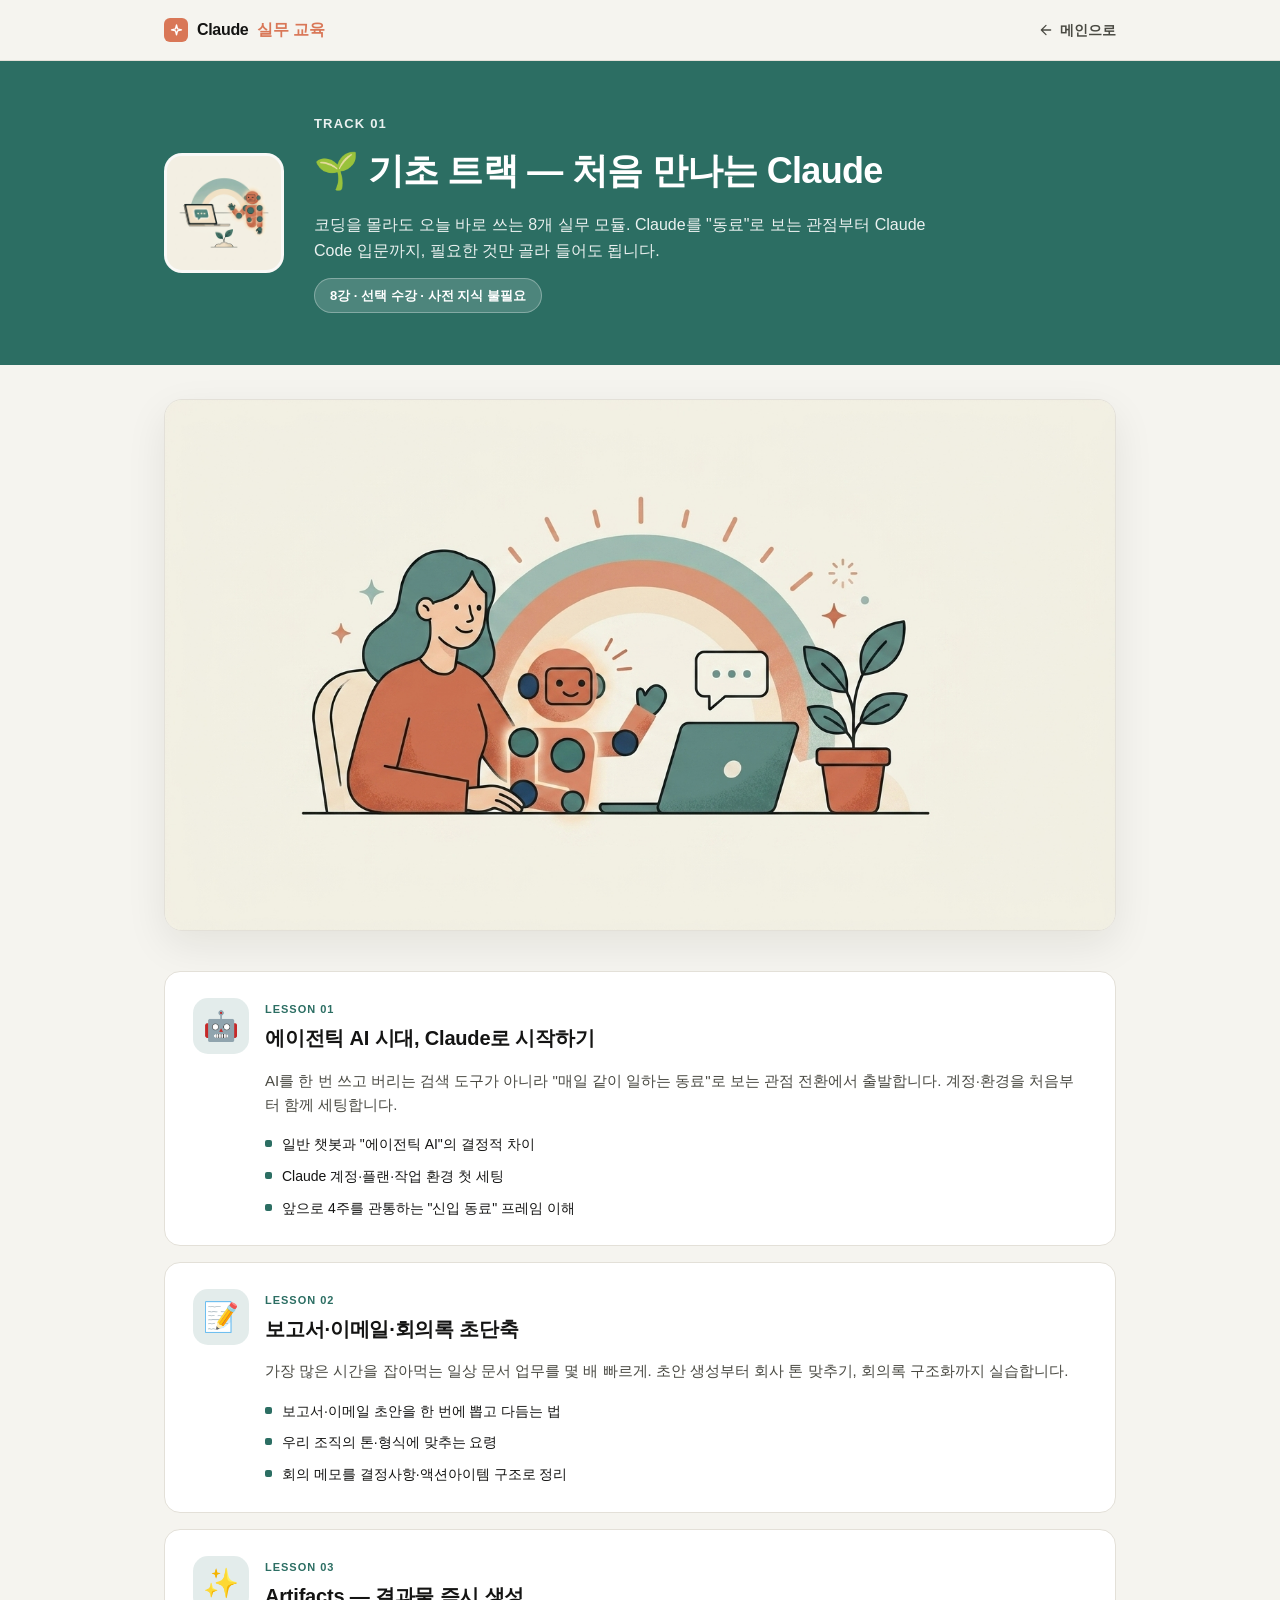
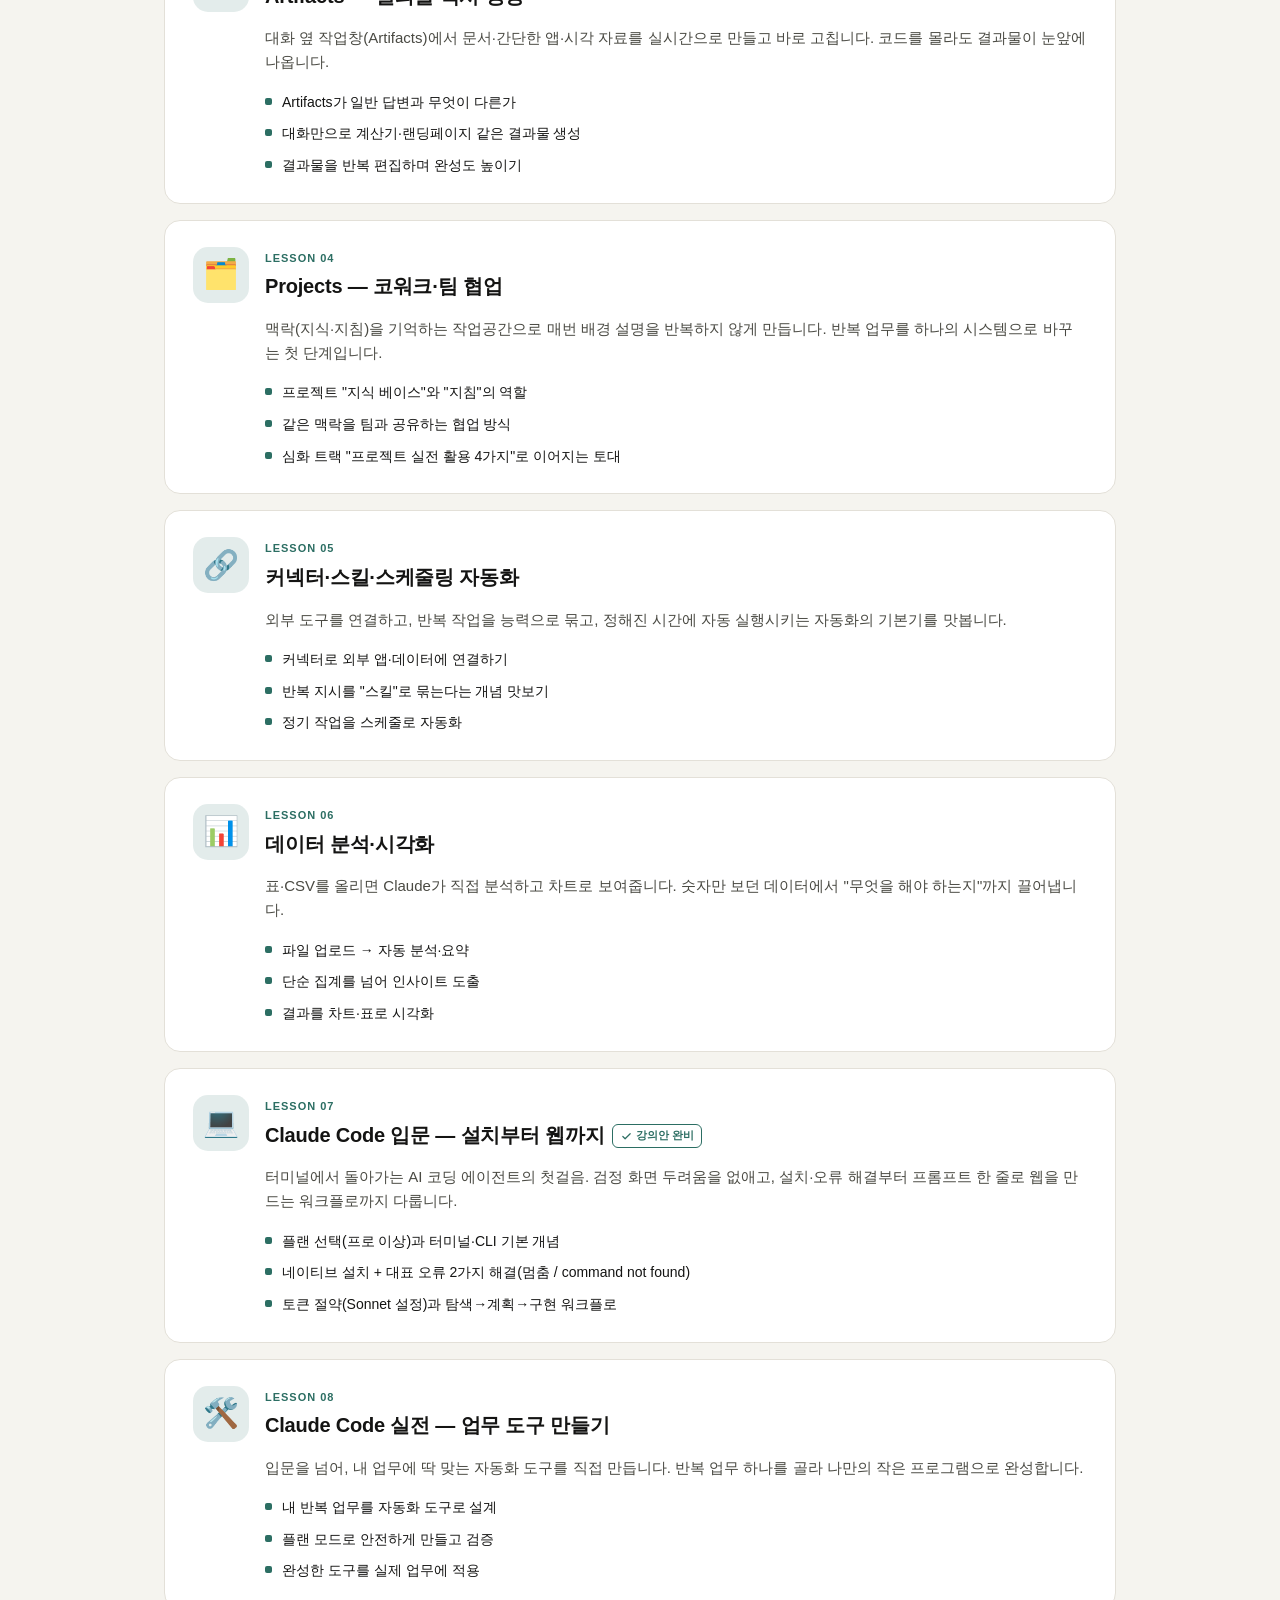
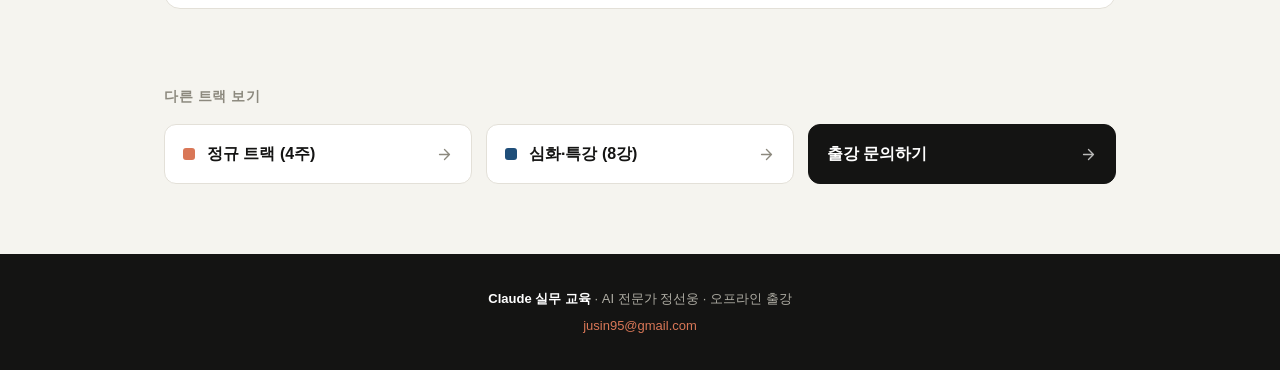
<file: track-basic.html>
<!DOCTYPE html>
<html lang="ko">
<head>
<meta charset="UTF-8">
<meta name="viewport" content="width=device-width, initial-scale=1.0">
<title>기초 트랙 — Claude 실무 교육</title>
<meta name="description" content="기초 트랙 8강 상세 — 처음 만나는 Claude. 각 수업이 무엇을 다루는지 설명합니다.">
<link rel="icon" type="image/png" href="_images/logo.png">
<link rel="stylesheet" href="detail.css">
</head>
<body class="t-teal">
<svg width="0" height="0" style="position:absolute" aria-hidden="true">
  <symbol id="i-spark" viewBox="0 0 24 24"><path d="M12 3l1.6 6.4L20 11l-6.4 1.6L12 19l-1.6-6.4L4 11l6.4-1.6z"/></symbol>
  <symbol id="i-check" viewBox="0 0 24 24"><path d="M20 6 9 17l-5-5"/></symbol>
  <symbol id="i-arrow" viewBox="0 0 24 24"><path d="M5 12h14M12 5l7 7-7 7"/></symbol>
  <symbol id="i-back" viewBox="0 0 24 24"><path d="M19 12H5M12 19l-7-7 7-7"/></symbol>
</svg>

<header><div class="wrap"><nav>
  <a class="brand" href="index.html"><span class="logo"><svg class="ic"><use href="#i-spark"/></svg></span>Claude <span>실무 교육</span></a>
  <a class="back" href="index.html"><svg class="ic"><use href="#i-back"/></svg>메인으로</a>
</nav></div></header>

<section class="thead"><div class="wrap">
  <img class="thumb" src="_images/track-basic.png" alt="">
  <div>
    <div class="tnum">TRACK 01</div>
    <h1>🌱 기초 트랙 — 처음 만나는 Claude</h1>
    <div class="desc">코딩을 몰라도 오늘 바로 쓰는 8개 실무 모듈. Claude를 "동료"로 보는 관점부터 Claude Code 입문까지, 필요한 것만 골라 들어도 됩니다.</div>
    <span class="cnt">8강 · 선택 수강 · 사전 지식 불필요</span>
  </div>
</div></section>

<section class="feature"><div class="wrap"><img src="_images/feat-basic.png" alt="사람과 AI가 함께 시작하는 온보딩 일러스트"></div></section>

<section class="lessons"><div class="wrap">

  <div class="lesson">
    <div class="lh"><span class="ltile">🤖</span><div class="lhx"><span class="lno">LESSON 01</span><h3>에이전틱 AI 시대, Claude로 시작하기</h3></div></div>
    <p class="learn">AI를 한 번 쓰고 버리는 검색 도구가 아니라 "매일 같이 일하는 동료"로 보는 관점 전환에서 출발합니다. 계정·환경을 처음부터 함께 세팅합니다.</p>
    <ul class="pts">
      <li>일반 챗봇과 "에이전틱 AI"의 결정적 차이</li>
      <li>Claude 계정·플랜·작업 환경 첫 세팅</li>
      <li>앞으로 4주를 관통하는 "신입 동료" 프레임 이해</li>
    </ul>
  </div>

  <div class="lesson">
    <div class="lh"><span class="ltile">📝</span><div class="lhx"><span class="lno">LESSON 02</span><h3>보고서·이메일·회의록 초단축</h3></div></div>
    <p class="learn">가장 많은 시간을 잡아먹는 일상 문서 업무를 몇 배 빠르게. 초안 생성부터 회사 톤 맞추기, 회의록 구조화까지 실습합니다.</p>
    <ul class="pts">
      <li>보고서·이메일 초안을 한 번에 뽑고 다듬는 법</li>
      <li>우리 조직의 톤·형식에 맞추는 요령</li>
      <li>회의 메모를 결정사항·액션아이템 구조로 정리</li>
    </ul>
  </div>

  <div class="lesson">
    <div class="lh"><span class="ltile">✨</span><div class="lhx"><span class="lno">LESSON 03</span><h3>Artifacts — 결과물 즉시 생성</h3></div></div>
    <p class="learn">대화 옆 작업창(Artifacts)에서 문서·간단한 앱·시각 자료를 실시간으로 만들고 바로 고칩니다. 코드를 몰라도 결과물이 눈앞에 나옵니다.</p>
    <ul class="pts">
      <li>Artifacts가 일반 답변과 무엇이 다른가</li>
      <li>대화만으로 계산기·랜딩페이지 같은 결과물 생성</li>
      <li>결과물을 반복 편집하며 완성도 높이기</li>
    </ul>
  </div>

  <div class="lesson">
    <div class="lh"><span class="ltile">🗂️</span><div class="lhx"><span class="lno">LESSON 04</span><h3>Projects — 코워크·팀 협업</h3></div></div>
    <p class="learn">맥락(지식·지침)을 기억하는 작업공간으로 매번 배경 설명을 반복하지 않게 만듭니다. 반복 업무를 하나의 시스템으로 바꾸는 첫 단계입니다.</p>
    <ul class="pts">
      <li>프로젝트 "지식 베이스"와 "지침"의 역할</li>
      <li>같은 맥락을 팀과 공유하는 협업 방식</li>
      <li>심화 트랙 "프로젝트 실전 활용 4가지"로 이어지는 토대</li>
    </ul>
  </div>

  <div class="lesson">
    <div class="lh"><span class="ltile">🔗</span><div class="lhx"><span class="lno">LESSON 05</span><h3>커넥터·스킬·스케줄링 자동화</h3></div></div>
    <p class="learn">외부 도구를 연결하고, 반복 작업을 능력으로 묶고, 정해진 시간에 자동 실행시키는 자동화의 기본기를 맛봅니다.</p>
    <ul class="pts">
      <li>커넥터로 외부 앱·데이터에 연결하기</li>
      <li>반복 지시를 "스킬"로 묶는다는 개념 맛보기</li>
      <li>정기 작업을 스케줄로 자동화</li>
    </ul>
  </div>

  <div class="lesson">
    <div class="lh"><span class="ltile">📊</span><div class="lhx"><span class="lno">LESSON 06</span><h3>데이터 분석·시각화</h3></div></div>
    <p class="learn">표·CSV를 올리면 Claude가 직접 분석하고 차트로 보여줍니다. 숫자만 보던 데이터에서 "무엇을 해야 하는지"까지 끌어냅니다.</p>
    <ul class="pts">
      <li>파일 업로드 → 자동 분석·요약</li>
      <li>단순 집계를 넘어 인사이트 도출</li>
      <li>결과를 차트·표로 시각화</li>
    </ul>
  </div>

  <div class="lesson">
    <div class="lh"><span class="ltile">💻</span><div class="lhx"><span class="lno">LESSON 07</span><h3>Claude Code 입문 — 설치부터 웹까지<span class="rdy"><svg class="ic"><use href="#i-check"/></svg>강의안 완비</span></h3></div></div>
    <p class="learn">터미널에서 돌아가는 AI 코딩 에이전트의 첫걸음. 검정 화면 두려움을 없애고, 설치·오류 해결부터 프롬프트 한 줄로 웹을 만드는 워크플로까지 다룹니다.</p>
    <ul class="pts">
      <li>플랜 선택(프로 이상)과 터미널·CLI 기본 개념</li>
      <li>네이티브 설치 + 대표 오류 2가지 해결(멈춤 / command not found)</li>
      <li>토큰 절약(Sonnet 설정)과 탐색→계획→구현 워크플로</li>
    </ul>
  </div>

  <div class="lesson">
    <div class="lh"><span class="ltile">🛠️</span><div class="lhx"><span class="lno">LESSON 08</span><h3>Claude Code 실전 — 업무 도구 만들기</h3></div></div>
    <p class="learn">입문을 넘어, 내 업무에 딱 맞는 자동화 도구를 직접 만듭니다. 반복 업무 하나를 골라 나만의 작은 프로그램으로 완성합니다.</p>
    <ul class="pts">
      <li>내 반복 업무를 자동화 도구로 설계</li>
      <li>플랜 모드로 안전하게 만들고 검증</li>
      <li>완성한 도구를 실제 업무에 적용</li>
    </ul>
  </div>

</div></section>

<section class="more"><div class="wrap">
  <h4>다른 트랙 보기</h4>
  <div class="more-grid">
    <a class="mcard" href="track-core.html"><span class="dot" style="background:var(--accent)"></span>정규 트랙 (4주)<span class="ar"><svg class="ic"><use href="#i-arrow"/></svg></span></a>
    <a class="mcard" href="track-advanced.html"><span class="dot" style="background:var(--navy)"></span>심화·특강 (8강)<span class="ar"><svg class="ic"><use href="#i-arrow"/></svg></span></a>
    <a class="mcard home" href="index.html#apply">출강 문의하기<span class="ar"><svg class="ic"><use href="#i-arrow"/></svg></span></a>
  </div>
</div></section>

<footer class="ft"><div class="wrap">
  <p><b>Claude 실무 교육</b> · AI 전문가 정선웅 · 오프라인 출강</p>
  <p style="margin-top:6px"><a href="mailto:jusin95@gmail.com">jusin95@gmail.com</a></p>
</div></footer>
</body>
</html>
</file>
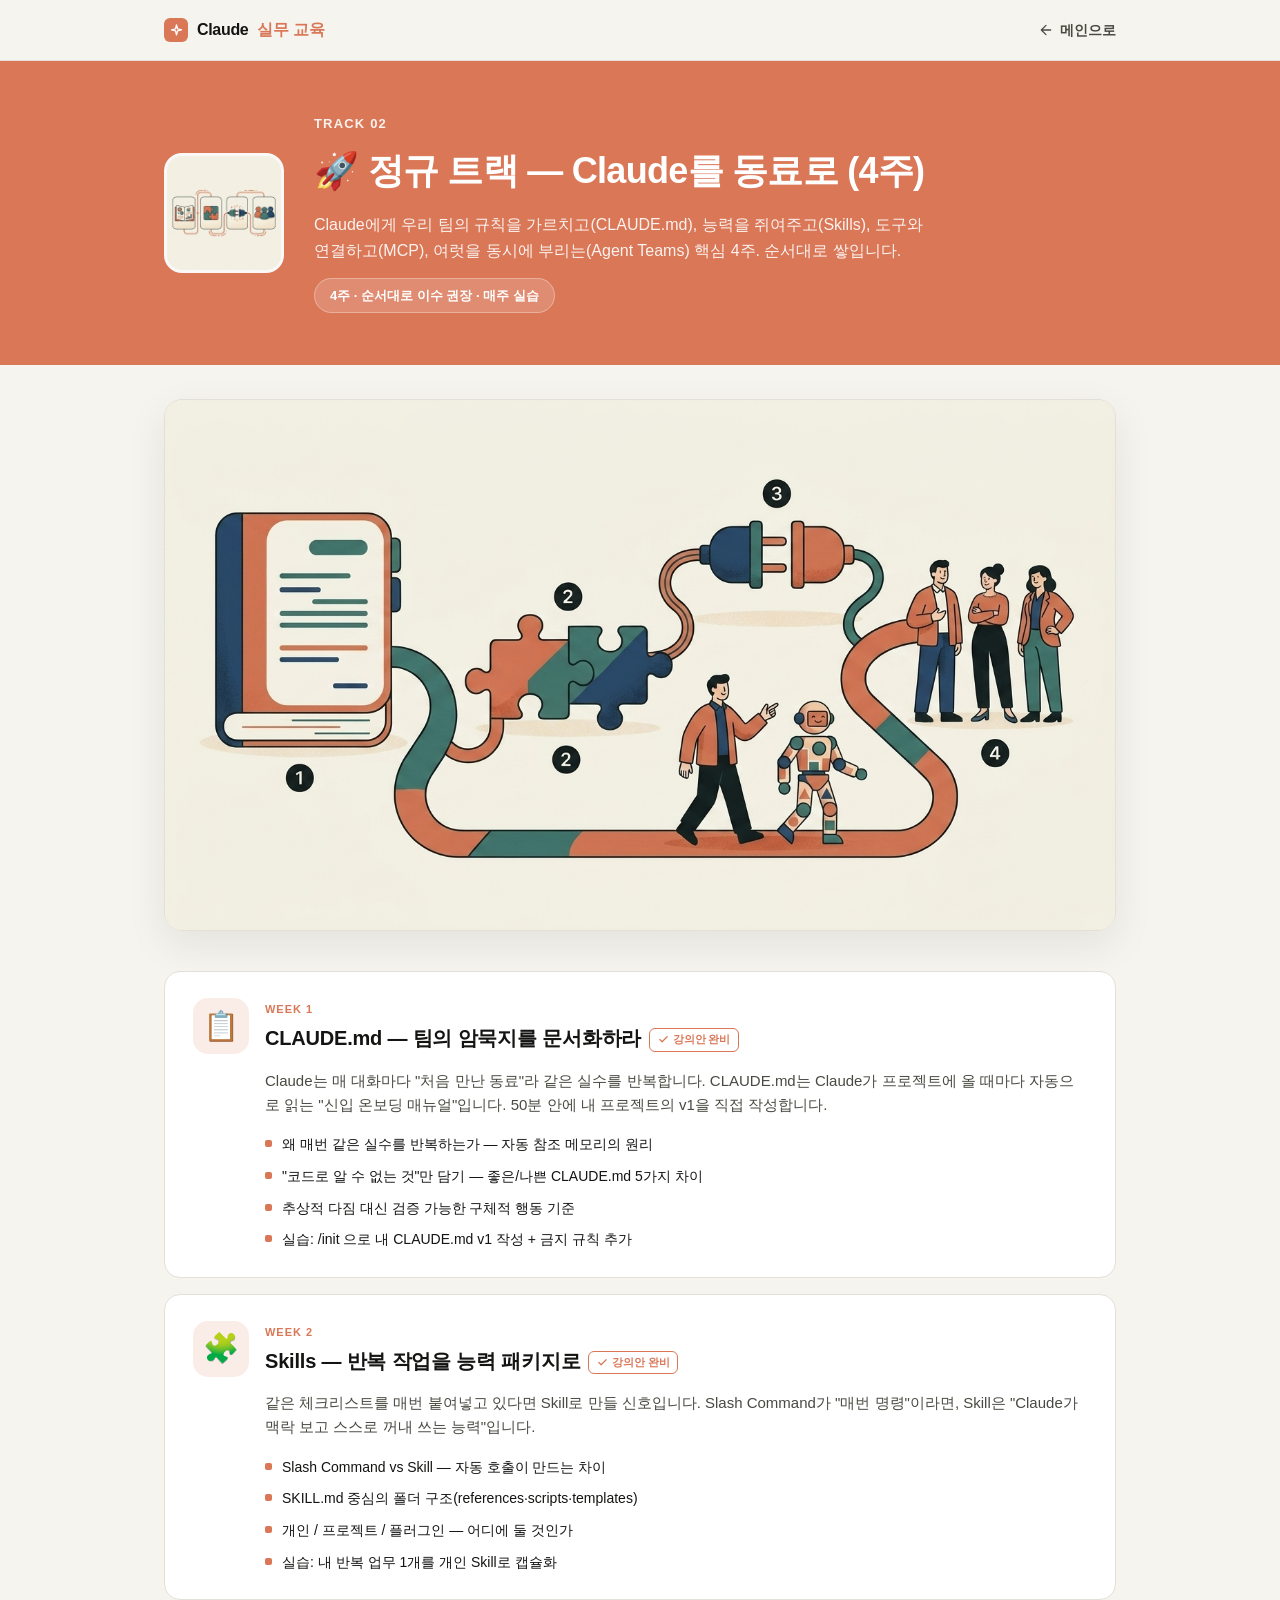
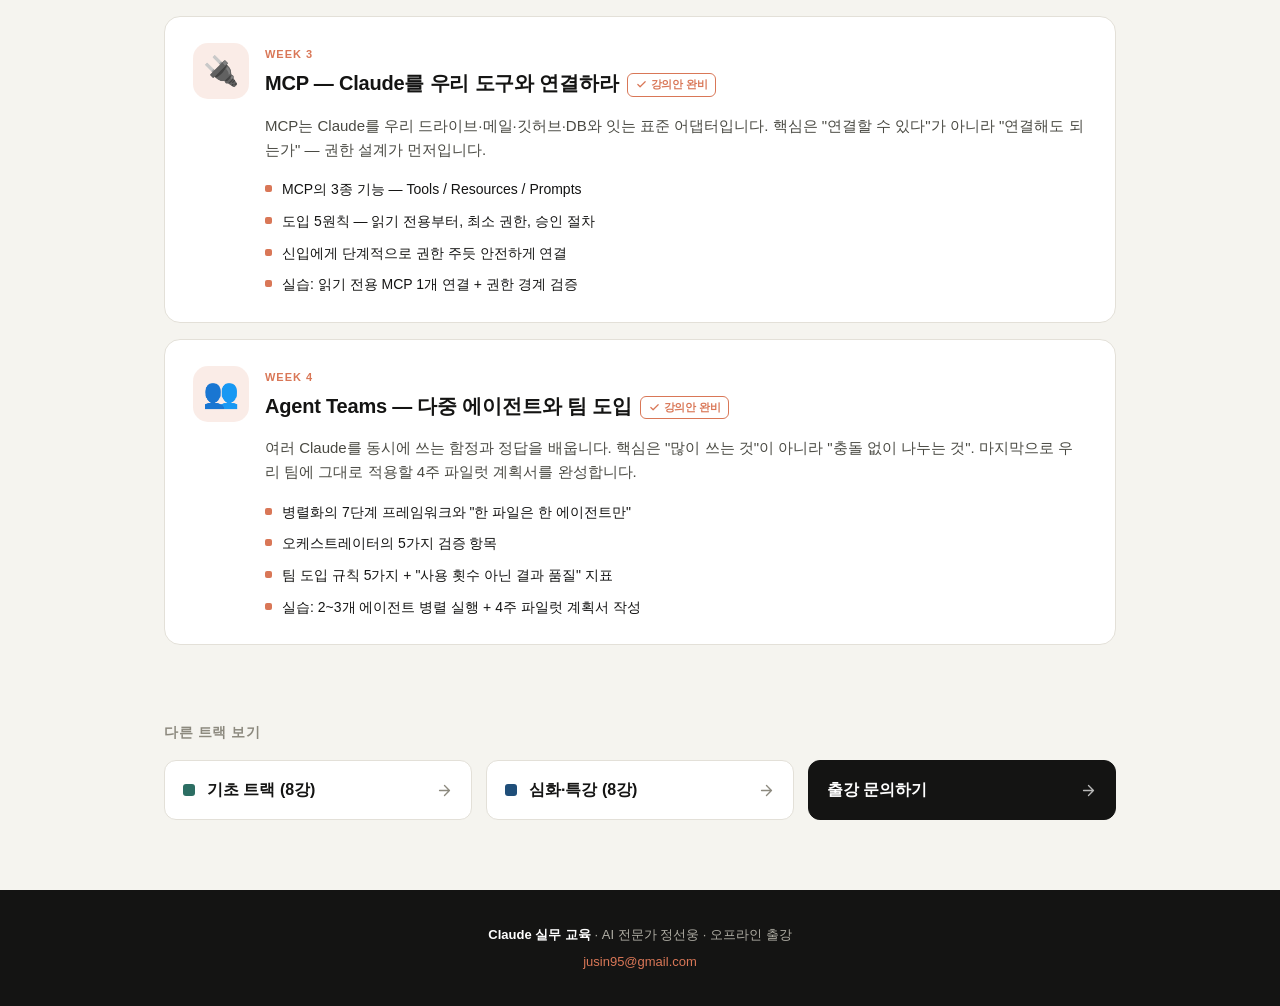
<file: track-core.html>
<!DOCTYPE html>
<html lang="ko">
<head>
<meta charset="UTF-8">
<meta name="viewport" content="width=device-width, initial-scale=1.0">
<title>정규 트랙 4주 — Claude 실무 교육</title>
<meta name="description" content="정규 트랙 4주 상세 — CLAUDE.md·Skills·MCP·Agent Teams. 각 주차가 무엇을 다루는지 설명합니다.">
<link rel="icon" type="image/png" href="_images/logo.png">
<link rel="stylesheet" href="detail.css">
</head>
<body class="t-accent">
<svg width="0" height="0" style="position:absolute" aria-hidden="true">
  <symbol id="i-spark" viewBox="0 0 24 24"><path d="M12 3l1.6 6.4L20 11l-6.4 1.6L12 19l-1.6-6.4L4 11l6.4-1.6z"/></symbol>
  <symbol id="i-check" viewBox="0 0 24 24"><path d="M20 6 9 17l-5-5"/></symbol>
  <symbol id="i-arrow" viewBox="0 0 24 24"><path d="M5 12h14M12 5l7 7-7 7"/></symbol>
  <symbol id="i-back" viewBox="0 0 24 24"><path d="M19 12H5M12 19l-7-7 7-7"/></symbol>
</svg>

<header><div class="wrap"><nav>
  <a class="brand" href="index.html"><span class="logo"><svg class="ic"><use href="#i-spark"/></svg></span>Claude <span>실무 교육</span></a>
  <a class="back" href="index.html"><svg class="ic"><use href="#i-back"/></svg>메인으로</a>
</nav></div></header>

<section class="thead"><div class="wrap">
  <img class="thumb" src="_images/track-core.png" alt="">
  <div>
    <div class="tnum">TRACK 02</div>
    <h1>🚀 정규 트랙 — Claude를 동료로 (4주)</h1>
    <div class="desc">Claude에게 우리 팀의 규칙을 가르치고(CLAUDE.md), 능력을 쥐여주고(Skills), 도구와 연결하고(MCP), 여럿을 동시에 부리는(Agent Teams) 핵심 4주. 순서대로 쌓입니다.</div>
    <span class="cnt">4주 · 순서대로 이수 권장 · 매주 실습</span>
  </div>
</div></section>

<section class="feature"><div class="wrap"><img src="_images/feat-core.png" alt="규칙북·스킬·연결·팀으로 이어지는 4단계 여정 일러스트"></div></section>

<section class="lessons"><div class="wrap">

  <div class="lesson">
    <div class="lh"><span class="ltile">📋</span><div class="lhx"><span class="lno">WEEK 1</span><h3>CLAUDE.md — 팀의 암묵지를 문서화하라<span class="rdy"><svg class="ic"><use href="#i-check"/></svg>강의안 완비</span></h3></div></div>
    <p class="learn">Claude는 매 대화마다 "처음 만난 동료"라 같은 실수를 반복합니다. CLAUDE.md는 Claude가 프로젝트에 올 때마다 자동으로 읽는 "신입 온보딩 매뉴얼"입니다. 50분 안에 내 프로젝트의 v1을 직접 작성합니다.</p>
    <ul class="pts">
      <li>왜 매번 같은 실수를 반복하는가 — 자동 참조 메모리의 원리</li>
      <li>"코드로 알 수 없는 것"만 담기 — 좋은/나쁜 CLAUDE.md 5가지 차이</li>
      <li>추상적 다짐 대신 검증 가능한 구체적 행동 기준</li>
      <li>실습: /init 으로 내 CLAUDE.md v1 작성 + 금지 규칙 추가</li>
    </ul>
  </div>

  <div class="lesson">
    <div class="lh"><span class="ltile">🧩</span><div class="lhx"><span class="lno">WEEK 2</span><h3>Skills — 반복 작업을 능력 패키지로<span class="rdy"><svg class="ic"><use href="#i-check"/></svg>강의안 완비</span></h3></div></div>
    <p class="learn">같은 체크리스트를 매번 붙여넣고 있다면 Skill로 만들 신호입니다. Slash Command가 "매번 명령"이라면, Skill은 "Claude가 맥락 보고 스스로 꺼내 쓰는 능력"입니다.</p>
    <ul class="pts">
      <li>Slash Command vs Skill — 자동 호출이 만드는 차이</li>
      <li>SKILL.md 중심의 폴더 구조(references·scripts·templates)</li>
      <li>개인 / 프로젝트 / 플러그인 — 어디에 둘 것인가</li>
      <li>실습: 내 반복 업무 1개를 개인 Skill로 캡슐화</li>
    </ul>
  </div>

  <div class="lesson">
    <div class="lh"><span class="ltile">🔌</span><div class="lhx"><span class="lno">WEEK 3</span><h3>MCP — Claude를 우리 도구와 연결하라<span class="rdy"><svg class="ic"><use href="#i-check"/></svg>강의안 완비</span></h3></div></div>
    <p class="learn">MCP는 Claude를 우리 드라이브·메일·깃허브·DB와 잇는 표준 어댑터입니다. 핵심은 "연결할 수 있다"가 아니라 "연결해도 되는가" — 권한 설계가 먼저입니다.</p>
    <ul class="pts">
      <li>MCP의 3종 기능 — Tools / Resources / Prompts</li>
      <li>도입 5원칙 — 읽기 전용부터, 최소 권한, 승인 절차</li>
      <li>신입에게 단계적으로 권한 주듯 안전하게 연결</li>
      <li>실습: 읽기 전용 MCP 1개 연결 + 권한 경계 검증</li>
    </ul>
  </div>

  <div class="lesson">
    <div class="lh"><span class="ltile">👥</span><div class="lhx"><span class="lno">WEEK 4</span><h3>Agent Teams — 다중 에이전트와 팀 도입<span class="rdy"><svg class="ic"><use href="#i-check"/></svg>강의안 완비</span></h3></div></div>
    <p class="learn">여러 Claude를 동시에 쓰는 함정과 정답을 배웁니다. 핵심은 "많이 쓰는 것"이 아니라 "충돌 없이 나누는 것". 마지막으로 우리 팀에 그대로 적용할 4주 파일럿 계획서를 완성합니다.</p>
    <ul class="pts">
      <li>병렬화의 7단계 프레임워크와 "한 파일은 한 에이전트만"</li>
      <li>오케스트레이터의 5가지 검증 항목</li>
      <li>팀 도입 규칙 5가지 + "사용 횟수 아닌 결과 품질" 지표</li>
      <li>실습: 2~3개 에이전트 병렬 실행 + 4주 파일럿 계획서 작성</li>
    </ul>
  </div>

</div></section>

<section class="more"><div class="wrap">
  <h4>다른 트랙 보기</h4>
  <div class="more-grid">
    <a class="mcard" href="track-basic.html"><span class="dot" style="background:var(--teal)"></span>기초 트랙 (8강)<span class="ar"><svg class="ic"><use href="#i-arrow"/></svg></span></a>
    <a class="mcard" href="track-advanced.html"><span class="dot" style="background:var(--navy)"></span>심화·특강 (8강)<span class="ar"><svg class="ic"><use href="#i-arrow"/></svg></span></a>
    <a class="mcard home" href="index.html#apply">출강 문의하기<span class="ar"><svg class="ic"><use href="#i-arrow"/></svg></span></a>
  </div>
</div></section>

<footer class="ft"><div class="wrap">
  <p><b>Claude 실무 교육</b> · AI 전문가 정선웅 · 오프라인 출강</p>
  <p style="margin-top:6px"><a href="mailto:jusin95@gmail.com">jusin95@gmail.com</a></p>
</div></footer>
</body>
</html>
</file>
<file: detail.css>
:root{
  --accent:#D97757; --accent-d:#BE5F42;
  --ink:#141413; --sub:#4A4A43; --faint:#8C897E;
  --bg:#F5F4EF; --card:#FFFFFF; --line:#E3E0D8;
  --teal:#2C6E63; --navy:#1F4E79;
  --font:-apple-system,BlinkMacSystemFont,"Segoe UI","Malgun Gothic","맑은 고딕",Roboto,sans-serif;
}
*{box-sizing:border-box;margin:0;padding:0}
html{scroll-behavior:smooth}
body{font-family:var(--font);color:var(--ink);background:var(--bg);line-height:1.62;-webkit-font-smoothing:antialiased;--tc:var(--accent)}
body.t-teal{--tc:var(--teal)} body.t-accent{--tc:var(--accent)} body.t-navy{--tc:var(--navy)}
a{color:inherit;text-decoration:none}
img{max-width:100%}
.wrap{max-width:1000px;margin:0 auto;padding:0 24px}
.ic{stroke:currentColor;fill:none;stroke-width:1.9;stroke-linecap:round;stroke-linejoin:round;display:inline-block;vertical-align:middle}

/* NAV */
header{position:sticky;top:0;z-index:40;background:rgba(245,244,239,.9);backdrop-filter:blur(10px);border-bottom:1px solid var(--line)}
nav{display:flex;align-items:center;justify-content:space-between;height:60px}
.brand{display:flex;align-items:center;gap:9px;font-weight:800;font-size:16px;letter-spacing:-.02em}
.brand .logo{width:24px;height:24px;border-radius:6px;background:var(--accent);display:flex;align-items:center;justify-content:center;color:#fff}
.brand .logo .ic{width:15px;height:15px;stroke-width:2.2}
.brand span{color:var(--accent)}
.back{display:inline-flex;align-items:center;gap:6px;font-size:14px;font-weight:600;color:var(--sub)}
.back .ic{width:16px;height:16px}
.back:hover{color:var(--accent)}

/* TRACK HERO BAND */
.thead{background:var(--tc);color:#fff}
.thead .wrap{display:flex;align-items:center;gap:30px;padding:52px 24px}
.thead .thumb{width:120px;height:120px;border-radius:18px;object-fit:cover;border:3px solid rgba(255,255,255,.5);flex-shrink:0;background:#F5F4EF}
.thead .tnum{font-size:13px;font-weight:700;letter-spacing:.09em;opacity:.9}
.thead h1{font-size:36px;font-weight:800;letter-spacing:-.02em;margin:8px 0 12px}
.thead .desc{font-size:16px;color:rgba(255,255,255,.9);max-width:620px}
.thead .cnt{display:inline-block;margin-top:14px;font-size:13px;font-weight:700;background:rgba(255,255,255,.16);border:1px solid rgba(255,255,255,.3);border-radius:999px;padding:6px 15px}
@media(max-width:680px){.thead .wrap{flex-direction:column;text-align:center;padding:40px 24px}.thead h1{font-size:28px}.thead .thumb{width:96px;height:96px}}

/* FEATURE BANNER */
.feature{padding:34px 0 0}
.feature img{width:100%;border-radius:18px;border:1px solid var(--line);display:block;box-shadow:0 14px 40px rgba(20,20,19,.08)}

/* LESSONS */
.lessons{padding:40px 0}
.lesson{background:var(--card);border:1px solid var(--line);border-radius:16px;padding:26px 28px;margin-bottom:16px;transition:.15s}
.lesson:hover{border-color:var(--tc);box-shadow:0 8px 26px rgba(20,20,19,.06)}
.lesson .lh{display:flex;align-items:flex-start;gap:16px;margin-bottom:14px}
.ltile{width:56px;height:56px;border-radius:15px;display:flex;align-items:center;justify-content:center;font-size:29px;line-height:1;flex-shrink:0}
body.t-teal .ltile{background:rgba(44,110,99,.13)}
body.t-accent .ltile{background:rgba(217,119,87,.14)}
body.t-navy .ltile{background:rgba(31,78,121,.13)}
.lhx{padding-top:3px}
.lno{display:block;font-size:11px;font-weight:800;letter-spacing:.09em;color:var(--tc);margin-bottom:3px}
.lesson h3{font-size:20px;letter-spacing:-.01em}
.rdy{display:inline-flex;align-items:center;gap:4px;margin-left:8px;font-size:11px;font-weight:700;color:var(--tc);border:1px solid var(--tc);border-radius:6px;padding:2px 8px;vertical-align:middle;white-space:nowrap}
.rdy .ic{width:11px;height:11px;stroke-width:2.6}
.lesson .learn{color:var(--sub);font-size:15px;margin:0 0 16px 72px}
.lesson .pts{list-style:none;margin-left:72px;display:grid;gap:9px}
.lesson .pts li{display:flex;gap:10px;font-size:14px;color:var(--ink)}
.lesson .pts li::before{content:"";width:7px;height:7px;border-radius:2px;background:var(--tc);flex-shrink:0;margin-top:7px}
@media(max-width:680px){.lesson{padding:22px 20px}.lesson .learn,.lesson .pts{margin-left:0}.lesson h3{font-size:18px}}

/* NEXT TRACKS */
.more{padding:20px 0 70px}
.more h4{font-size:14px;color:var(--faint);font-weight:700;letter-spacing:.04em;margin-bottom:16px;text-transform:uppercase}
.more-grid{display:grid;grid-template-columns:1fr 1fr 1fr;gap:14px}
.mcard{display:flex;align-items:center;gap:12px;background:var(--card);border:1px solid var(--line);border-radius:12px;padding:16px 18px;font-weight:700;transition:.15s}
.mcard:hover{border-color:var(--ink)}
.mcard .dot{width:12px;height:12px;border-radius:3px;flex-shrink:0}
.mcard .ar{margin-left:auto;color:var(--faint)}.mcard .ar .ic{width:17px;height:17px}
.mcard.home{background:var(--ink);color:#fff;border-color:var(--ink)}
.mcard.home .ar{color:rgba(255,255,255,.7)}
@media(max-width:680px){.more-grid{grid-template-columns:1fr}}

footer.ft{background:var(--ink);color:#B0AEA5;padding:34px 0;text-align:center;font-size:13px}
footer.ft b{color:#fff}
footer.ft a{color:var(--accent)}
</file>
